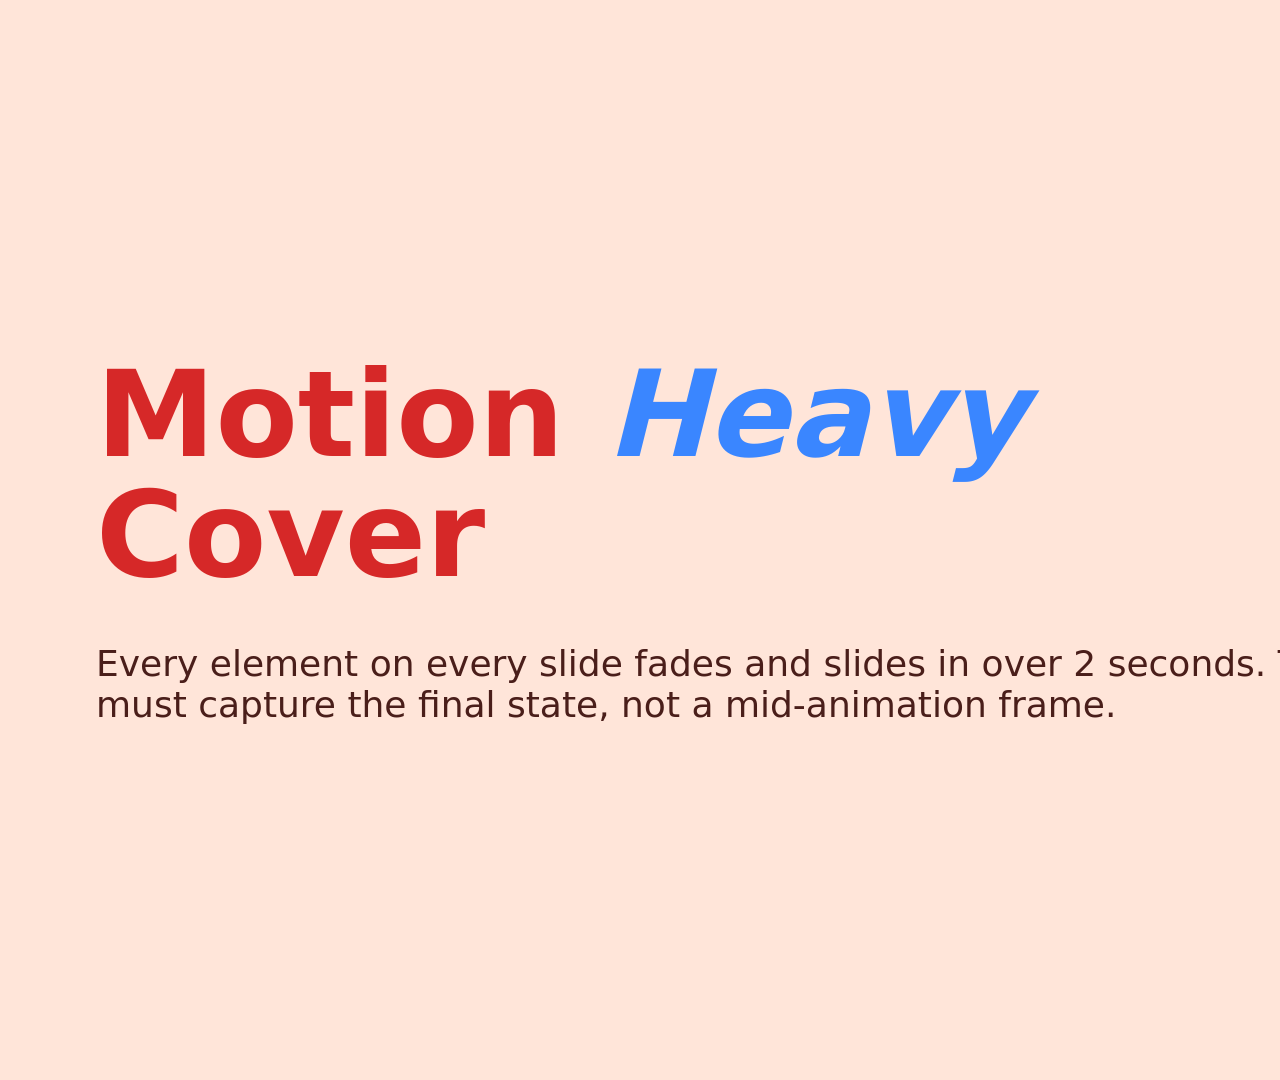
<file: slide/scripts/export-pages-animations.test/fixture/index.html>
<!DOCTYPE html>
<html lang="en">
<head>
  <meta charset="UTF-8" />
  <meta name="rebyte-style" content="test-animations@1.0.0" />
  <title>Animation-heavy Test Deck</title>
  <style>
    :root {
      --bg: #ffe5d9;
      --ink: #4a1e1a;
      --accent: #d62828;
      --accent-2: #3a86ff;
      --accent-3: #06a77d;
    }
    * { box-sizing: border-box; margin: 0; padding: 0; }
    html, body { width: 100%; height: 100%; background: var(--bg); color: var(--ink); font-family: "Inter", system-ui, sans-serif; }
    .deck { position: relative; width: 1920px; height: 1080px; }
    section.slide {
      position: absolute; inset: 0; padding: 96px;
      display: none;
      flex-direction: column; justify-content: center; gap: 48px;
    }
    section.slide.slide--active { display: flex; }

    /* Every element on every slide has an entrance animation that takes
       2 seconds to finish. If the override doesn't disable them, the
       screenshot fires while elements are still fading in / sliding in
       and we get a visually incomplete frame. */
    @keyframes slide-up {
      0%   { transform: translateY(80px); opacity: 0; }
      100% { transform: translateY(0);    opacity: 1; }
    }
    @keyframes fade-scale {
      0%   { transform: scale(0.7); opacity: 0; }
      100% { transform: scale(1);   opacity: 1; }
    }
    @keyframes slide-right {
      0%   { transform: translateX(-200px); opacity: 0; }
      100% { transform: translateX(0);      opacity: 1; }
    }

    h1 { font-size: 120px; font-weight: 900; line-height: 1; color: var(--accent);
         animation: slide-up 2s ease-out both; }
    h1 em { font-style: italic; color: var(--accent-2); }

    p.lead { font-size: 36px; font-weight: 400; color: var(--ink); max-width: 1400px;
             animation: slide-up 2s ease-out 0.4s both; }

    .grid3 { display: grid; grid-template-columns: repeat(3, 1fr); gap: 32px;
             animation: fade-scale 2s cubic-bezier(.2,.7,.3,1) 0.2s both; }
    .grid3 > div {
      background: white; border-radius: 24px; padding: 40px;
      box-shadow: 0 20px 50px rgba(0,0,0,.1);
      animation: slide-up 1.8s ease-out both;
    }
    .grid3 > div:nth-child(1) { animation-delay: 0.3s; border-top: 8px solid var(--accent); }
    .grid3 > div:nth-child(2) { animation-delay: 0.6s; border-top: 8px solid var(--accent-2); }
    .grid3 > div:nth-child(3) { animation-delay: 0.9s; border-top: 8px solid var(--accent-3); }
    .grid3 h3 { font-size: 44px; font-weight: 800; margin-bottom: 16px; }
    .grid3 p  { font-size: 22px; line-height: 1.5; }

    .stat { text-align: center;
            animation: fade-scale 2s cubic-bezier(.2,.7,.3,1) both; }
    .stat .num { font-size: 240px; font-weight: 900; color: var(--accent); line-height: 1;
                 animation: fade-scale 2s cubic-bezier(.2,.7,.3,1) 0.3s both; }
    .stat .label { font-size: 48px; font-weight: 600; margin-top: 32px;
                   animation: slide-right 2s ease-out 0.6s both; }

    .pageno {
      position: absolute; top: 48px; right: 48px;
      background: var(--accent); color: white;
      width: 56px; height: 56px; border-radius: 12px;
      display: grid; place-items: center;
      font-size: 28px; font-weight: 900;
      animation: fade-scale 2s ease-out 0.1s both;
    }
  </style>
</head>
<body>
  <div class="deck">

    <section class="slide slide--active" data-page="1">
      <span class="pageno">1</span>
      <h1 data-bp-id="t1">Motion <em>Heavy</em><br/>Cover</h1>
      <p class="lead" data-bp-id="l1">Every element on every slide fades and slides in over 2 seconds. The export must capture the final state, not a mid-animation frame.</p>
    </section>

    <section class="slide" data-page="2">
      <span class="pageno">2</span>
      <h1>Three <em>Pillars</em></h1>
      <div class="grid3">
        <div>
          <h3 style="color: var(--accent);">Reliability</h3>
          <p data-bp-id="p1">Every capture a complete frame. No partial slides, no mid-animation ghosts. Bounded wall-clock budget so a broken deck can't stall the pipeline.</p>
        </div>
        <div>
          <h3 style="color: var(--accent-2);">Fidelity</h3>
          <p data-bp-id="p2">Screenshots match what a human viewer would see at rest — final-state layout, decoded images, rendered text with the right font weight.</p>
        </div>
        <div>
          <h3 style="color: var(--accent-3);">Determinism</h3>
          <p data-bp-id="p3">Same deck produces the same pixels on every run. No dependence on wall-clock timing for CSS animations or transitions.</p>
        </div>
      </div>
    </section>

    <section class="slide" data-page="3">
      <span class="pageno">3</span>
      <div class="stat">
        <div class="num" data-bp-id="stat-num">2s</div>
        <div class="label" data-bp-id="stat-label">animation duration — must be overridden</div>
      </div>
    </section>
  </div>
</body>
</html>
</file>
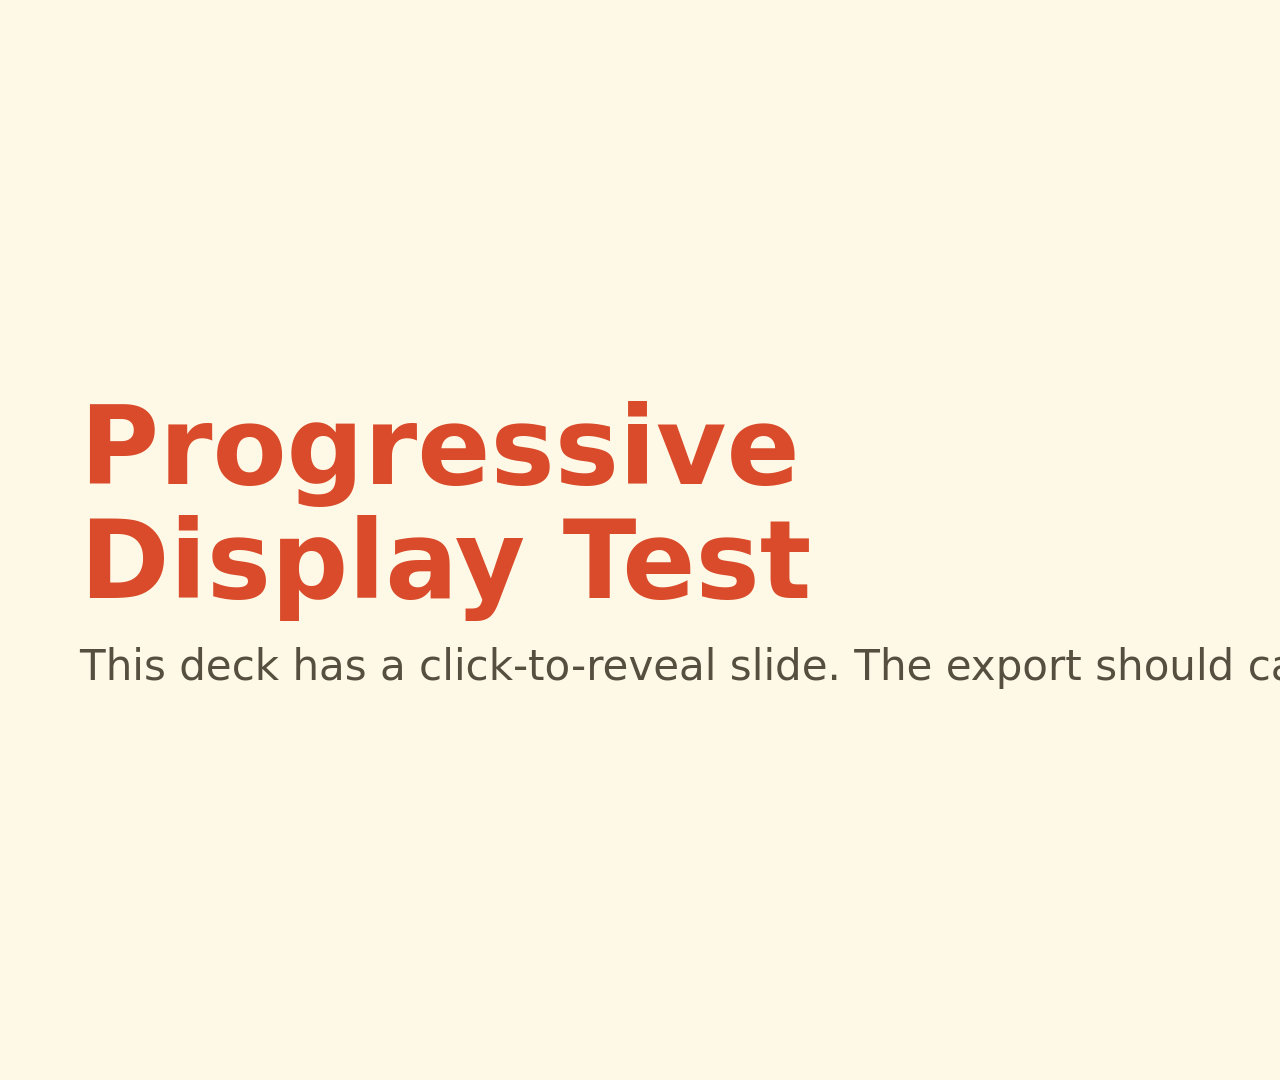
<file: slide/scripts/export-pages-progressive.test/fixture/index.html>
<!DOCTYPE html>
<html lang="en">
<head>
  <meta charset="UTF-8" />
  <meta name="rebyte-style" content="test-progressive@1.0.0" />
  <title>Progressive Display Test Deck</title>
  <style>
    :root {
      --bg: #fef9e7;
      --ink: #2d2517;
      --accent: #d94b2a;
      --accent-2: #3a9d7e;
      --surface: #ffffff;
    }
    * { box-sizing: border-box; margin: 0; padding: 0; }
    html, body { width: 100%; height: 100%; background: var(--bg); color: var(--ink); font-family: "Inter", system-ui, sans-serif; }
    .deck { position: relative; width: 1920px; height: 1080px; }
    section.slide {
      position: absolute; inset: 0; padding: 80px;
      display: none;
      flex-direction: column; justify-content: center;
    }
    section.slide.slide--active { display: flex; }

    /* Cover */
    .slide--title h1 { font-size: 108px; font-weight: 900; line-height: 1.05; color: var(--accent); }
    .slide--title p  { font-size: 42px; font-weight: 400; color: var(--ink); margin-top: 24px; opacity: 0.8; }

    /* Progressive slide */
    .progressive { gap: 40px; }
    .progressive h2 { font-size: 72px; font-weight: 800; color: var(--ink); }
    .progressive .prompt {
      font-size: 44px; font-weight: 500; color: var(--accent);
      padding: 32px 48px; border: 4px dashed var(--accent); border-radius: 24px;
      display: inline-block; align-self: flex-start;
      cursor: pointer;
    }
    .progressive .bullets { list-style: none; margin-top: 24px; display: grid; gap: 20px; }
    .progressive .bullets li {
      font-size: 38px; font-weight: 600;
      padding: 24px 32px; background: var(--surface); border-radius: 18px;
      box-shadow: 0 6px 20px rgba(0,0,0,.08);
      /* Default hidden — revealed only when body has .reveal-N or greater */
      display: none;
    }
    body.reveal-1 .progressive .bullets li:nth-child(1) { display: block; }
    body.reveal-2 .progressive .bullets li:nth-child(-n+2) { display: block; }
    body.reveal-3 .progressive .bullets li:nth-child(-n+3) { display: block; }
    /* Once any reveal happened, hide the initial prompt */
    body.reveal-1 .progressive .prompt,
    body.reveal-2 .progressive .prompt,
    body.reveal-3 .progressive .prompt { display: none; }

    /* Final */
    .slide--final { background: var(--accent-2); color: white; }
    .slide--final h1 { font-size: 120px; font-weight: 900; line-height: 1; }
    .slide--final p { font-size: 38px; margin-top: 40px; opacity: 0.9; }

    /* Page number badge (protocol-style) */
    .pageno {
      position: absolute; top: 48px; right: 48px;
      background: var(--accent-2); color: white;
      width: 48px; height: 48px; border-radius: 8px;
      display: grid; place-items: center;
      font-size: 24px; font-weight: 700;
    }
  </style>
</head>
<body>
  <div class="deck">

    <section class="slide slide--title slide--active" data-page="1">
      <span class="pageno">1</span>
      <h1 data-bp-id="cover-title">Progressive<br/>Display Test</h1>
      <p data-bp-id="cover-tagline">This deck has a click-to-reveal slide. The export should capture its INITIAL state.</p>
    </section>

    <section class="slide progressive" data-page="2">
      <span class="pageno">2</span>
      <h2 data-bp-id="prog-heading">Agenda</h2>
      <div class="prompt" data-bp-id="prog-prompt">Click to reveal</div>
      <ul class="bullets">
        <li data-bp-id="prog-1">1. Introductions</li>
        <li data-bp-id="prog-2">2. Product roadmap Q3</li>
        <li data-bp-id="prog-3">3. Open questions</li>
      </ul>
    </section>

    <section class="slide slide--final" data-page="3">
      <span class="pageno">3</span>
      <h1 data-bp-id="final-h">Thank you.</h1>
      <p data-bp-id="final-p">Questions welcome.</p>
    </section>
  </div>

  <script>
    // Progressive reveal on ANY click anywhere inside the active slide.
    // The export script must NOT trigger this handler — otherwise slide 2
    // will capture the revealed state (or some intermediate) instead of
    // the initial "Click to reveal" prompt.
    let revealCount = 0;
    document.addEventListener('click', (e) => {
      const active = document.querySelector('section.slide--active');
      if (!active) return;
      if (!active.contains(e.target)) return;
      if (!active.classList.contains('progressive')) return;
      if (revealCount >= 3) return;
      revealCount++;
      document.body.classList.remove('reveal-1', 'reveal-2', 'reveal-3');
      document.body.classList.add('reveal-' + revealCount);
    });
  </script>
</body>
</html>
</file>
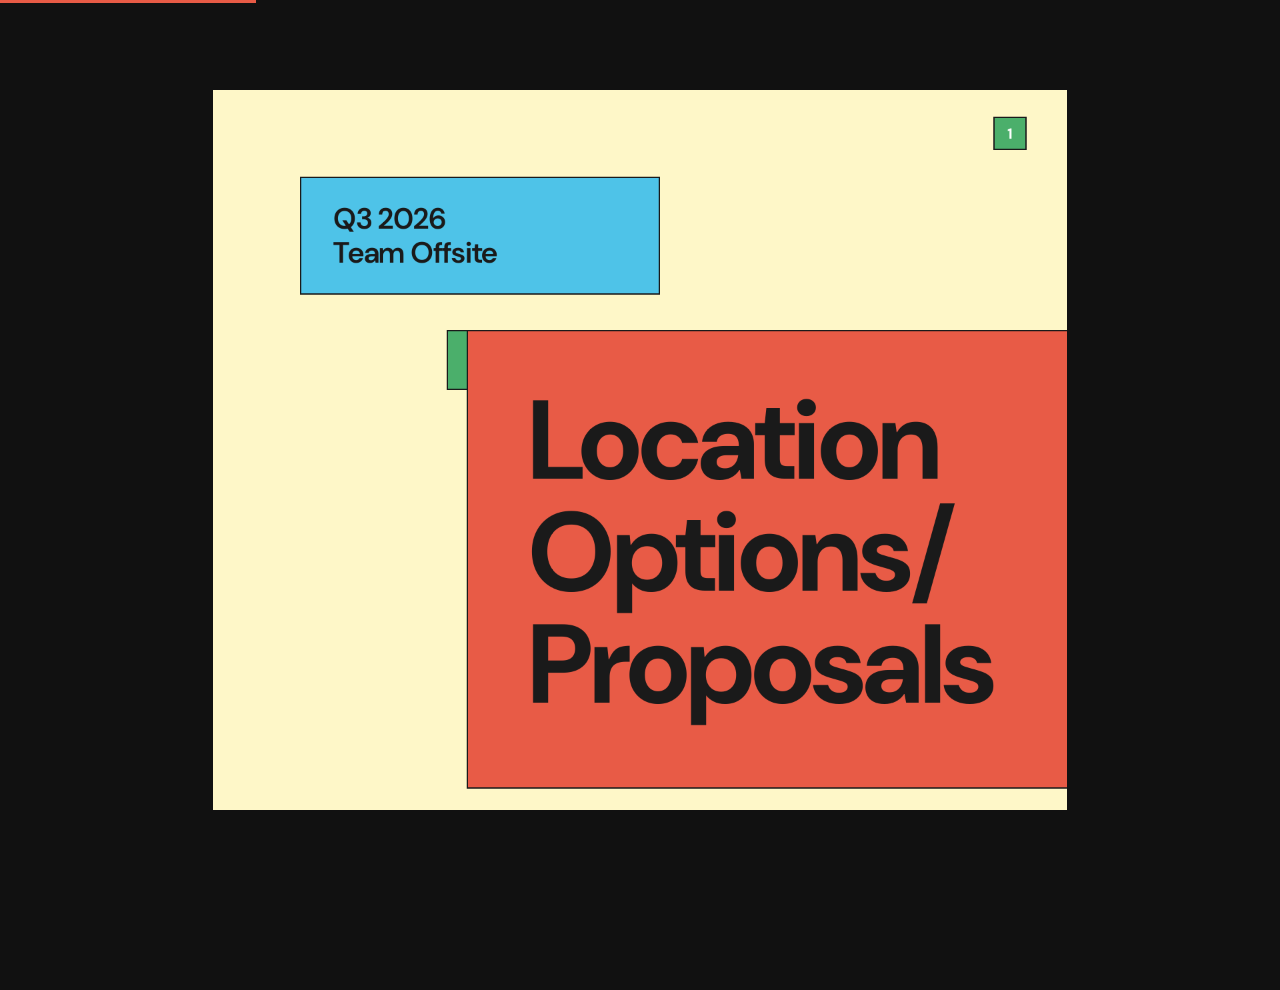
<file: slide/scripts/export-pages.test/fixture/index.html>
<!DOCTYPE html>
<html lang="en" data-aesthetic="bright-collage" data-font="primary">
<head>
<meta charset="utf-8">
<meta name="viewport" content="width=1920,height=1080">
<meta name="rebyte-style" content="bright-collage@0.1.0">
<link href="https://fonts.googleapis.com/css2?family=DM+Sans:wght@400;500;600;700&family=JetBrains+Mono:wght@400;500&display=swap" rel="stylesheet">
<style>
/* CSS from patterns */
* { margin: 0; padding: 0; box-sizing: border-box; }
html, body {
  width: 100%; height: 100%; overflow: hidden;
  background: #111;
  font-family: 'DM Sans', system-ui, sans-serif;
}
body { display: flex; align-items: center; justify-content: center; }

.deck {
  position: relative;
  width: 1920px; height: 1080px;
  transform-origin: center center;
  overflow: hidden;
  background: #fef7c8; /* Warm pale-yellow paper bg */
}

.slide {
  position: absolute; inset: 0;
  display: flex; align-items: center; justify-content: center;
  color: #1a1a1a;
  background: #fef7c8;
  opacity: 0; pointer-events: none;
  will-change: transform, opacity;
}

/* Transitions */
.deck[data-transition="slide"] .slide,
.deck:not([data-transition]) .slide {
  transition: transform 0.55s cubic-bezier(0.4, 0, 0.2, 1), opacity 0.55s ease;
  transform: translateX(100%);
}
.deck[data-transition="slide"] .slide--active,
.deck:not([data-transition]) .slide--active {
  opacity: 1; pointer-events: auto; transform: translateX(0);
}
.deck[data-transition="slide"] .slide--prev,
.deck:not([data-transition]) .slide--prev {
  transform: translateX(-100%);
}

.slide-controls {
  position: fixed; bottom: 24px; left: 50%; transform: translateX(-50%);
  display: flex; align-items: center; gap: 12px;
  background: rgba(26,26,46,0.85); backdrop-filter: blur(12px);
  border-radius: 32px; padding: 8px 20px;
  z-index: 100; opacity: 0; transition: opacity 0.3s;
  user-select: none;
}
body:hover .slide-controls { opacity: 1; }

.ctrl-btn {
  background: none; border: none; color: rgba(255,255,255,0.8);
  cursor: pointer; width: 32px; height: 32px; border-radius: 50%;
  display: flex; align-items: center; justify-content: center;
  font-size: 14px; transition: background 0.15s;
}
.ctrl-btn:hover { background: rgba(255,255,255,0.15); }
.ctrl-btn:disabled { opacity: 0.3; cursor: default; }

.slide-counter {
  color: rgba(255,255,255,0.6); font-size: 13px;
  font-family: 'JetBrains Mono', monospace;
  font-variant-numeric: tabular-nums;
  min-width: 50px; text-align: center;
}

.slide-progress {
  position: fixed; top: 0; left: 0; height: 3px;
  background: #e85b46;
  transition: width 0.4s ease; z-index: 101;
}

/* Base styles for bright-collage */
.bright-collage-cover {
  position: absolute; inset: 0;
  background: #fef7c8; color: #1a1a1a;
  font-family: "DM Sans", system-ui, sans-serif;
  overflow: hidden;
}
.bright-collage-cover .blocks {
  position: absolute; inset: 0;
}
.bright-collage-cover .yellow-bar {
  position: absolute;
  right: 220px; top: 600px;
  width: 90px; height: 240px;
  background: #f5d23a; border: 2.5px solid #1a1a1a;
  z-index: 1;
}
.bright-collage-cover .green-tab {
  position: absolute;
  left: 350px; top: 360px;
  width: 90px; height: 90px;
  background: #4baf6b; border: 2.5px solid #1a1a1a;
  z-index: 1;
}
.bright-collage-cover .date-block {
  position: absolute;
  left: 130px; top: 130px;
  width: 540px;
  background: #4ec3e8; border: 2.5px solid #1a1a1a;
  padding: 36px 48px;
  z-index: 2;
  font-size: 44px; font-weight: 600;
  line-height: 1.15; color: #1a1a1a;
  letter-spacing: -0.005em;
}
.bright-collage-cover .title-block {
  position: absolute;
  left: 380px; top: 360px;
  width: 1180px;
  background: #e85b46; border: 2.5px solid #1a1a1a;
  padding: 80px 90px 100px;
  z-index: 3;
}
.bright-collage-cover .title-block h1 {
  font-family: "DM Sans", system-ui, sans-serif;
  font-size: 168px; font-weight: 700;
  line-height: 1.0; letter-spacing: -0.025em;
  color: #1a1a1a;
  margin: 0;
}
.bright-collage-cover .page-badge {
  position: absolute;
  right: 60px; top: 40px;
  width: 50px; height: 50px;
  background: #4baf6b; border: 2.5px solid #1a1a1a;
  display: flex; align-items: center; justify-content: center;
  font-size: 22px; font-weight: 700; color: #ffffff;
  z-index: 4;
}

.bright-collage-overview {
  position: absolute; inset: 0;
  background: #fef7c8; color: #1a1a1a;
  font-family: "DM Sans", system-ui, sans-serif;
  overflow: hidden;
  padding: 80px 100px;
  display: flex; flex-direction: column;
  gap: 60px;
}
.bright-collage-overview .heading-card {
  background: #ffffff;
  border: 2.5px solid #1a1a1a;
  padding: 32px 40px;
  align-self: flex-start;
  max-width: 480px;
}
.bright-collage-overview .heading-card h2 {
  font-size: 84px; font-weight: 700;
  line-height: 1.0; letter-spacing: -0.025em;
  margin: 0;
}
.bright-collage-overview .options {
  display: grid; grid-template-columns: repeat(3, 1fr);
  gap: 40px;
  flex: 1;
}
.bright-collage-overview .opt-card {
  border: 2.5px solid #1a1a1a;
  display: flex; flex-direction: column;
  overflow: hidden;
}
.bright-collage-overview .opt-card .photo {
  aspect-ratio: 16 / 11;
  background: #ddd center/cover no-repeat;
  border-bottom: 2.5px solid #1a1a1a;
}
.bright-collage-overview .opt-card .panel {
  flex: 1;
  padding: 28px 32px 36px;
  color: #ffffff;
  display: flex; flex-direction: column;
}
.bright-collage-overview .opt-card .panel.green { background: #4baf6b; }
.bright-collage-overview .opt-card .panel.red   { background: #e85b46; }
.bright-collage-overview .opt-card .panel.blue  { background: #4ec3e8; color: #1a1a1a; }
.bright-collage-overview .opt-card .panel.teal  { background: #3fa893; }
.bright-collage-overview .opt-card .panel.yellow { background: #f5d23a; color: #1a1a1a; }
.bright-collage-overview .opt-card .panel.pink  { background: #f9b9d0; color: #1a1a1a; }
.bright-collage-overview .opt-card .panel h3 {
  font-size: 32px; font-weight: 700;
  line-height: 1.15;
  margin: 0 0 16px;
}
.bright-collage-overview .opt-card .panel p {
  font-size: 17px; font-weight: 400;
  line-height: 1.5;
  color: rgba(255,255,255,0.92);
  margin: 0;
}
.bright-collage-overview .opt-card .panel.blue p,
.bright-collage-overview .opt-card .panel.yellow p,
.bright-collage-overview .opt-card .panel.pink p { color: rgba(26,26,26,0.85); }
.bright-collage-overview .page-badge {
  position: absolute;
  right: 60px; top: 40px;
  width: 50px; height: 50px;
  background: #4baf6b; border: 2.5px solid #1a1a1a;
  display: flex; align-items: center; justify-content: center;
  font-size: 22px; font-weight: 700; color: #ffffff;
}

.bright-collage-pros {
  position: absolute; inset: 0;
  background: #fef7c8; color: #1a1a1a;
  font-family: "DM Sans", system-ui, sans-serif;
  overflow: hidden;
  padding: 70px 100px 100px;
  display: flex; flex-direction: column;
  gap: 40px;
}
.bright-collage-pros .heading-card {
  background: #f9b9d0;
  border: 2.5px solid #1a1a1a;
  padding: 28px 44px;
  align-self: flex-start;
  max-width: 760px;
}
.bright-collage-pros .heading-card h2 {
  font-size: 64px; font-weight: 700;
  line-height: 1.0; letter-spacing: -0.02em;
  margin: 0;
}

.bright-collage-pros .options {
  display: grid; grid-template-columns: repeat(3, 1fr);
  gap: 32px;
  flex: 1;
}
.bright-collage-pros .opt-card {
  border: 2.5px solid #1a1a1a;
  display: flex; flex-direction: column;
  overflow: hidden;
}
.bright-collage-pros .opt-card .photo {
  aspect-ratio: 16 / 9;
  background: #ddd center/cover no-repeat;
  border-bottom: 2.5px solid #1a1a1a;
}
.bright-collage-pros .opt-card .panel {
  flex: 1;
  padding: 26px 32px 32px;
  color: #ffffff;
  display: flex; flex-direction: column;
}
.bright-collage-pros .opt-card .panel.green { background: #4baf6b; }
.bright-collage-pros .opt-card .panel.red   { background: #e85b46; }
.bright-collage-pros .opt-card .panel.blue  { background: #4ec3e8; color: #1a1a1a; }
.bright-collage-pros .opt-card .panel.teal  { background: #3fa893; }
.bright-collage-pros .opt-card .panel h3 {
  font-size: 30px; font-weight: 700;
  line-height: 1.1;
  margin: 0 0 18px;
}
.bright-collage-pros .opt-card .panel .label {
  font-size: 16px; font-weight: 700;
  margin: 14px 0 8px;
  letter-spacing: 0.02em;
}
.bright-collage-pros .opt-card .panel .label:first-of-type { margin-top: 0; }
.bright-collage-pros .opt-card .panel ul {
  list-style: none; padding: 0; margin: 0;
}
.bright-collage-pros .opt-card .panel li {
  font-size: 14px; font-weight: 400;
  line-height: 1.5;
  color: rgba(255,255,255,0.92);
  padding-left: 18px;
  position: relative;
}
.bright-collage-pros .opt-card .panel li::before {
  content: "•";
  position: absolute; left: 4px; top: 0;
  font-weight: 700;
}
.bright-collage-pros .opt-card .panel.blue li,
.bright-collage-pros .opt-card .panel.blue .label { color: rgba(26,26,26,0.85); }
.bright-collage-pros .opt-card .panel.blue h3 { color: #1a1a1a; }
.bright-collage-pros .page-badge {
  position: absolute;
  right: 60px; top: 40px;
  width: 50px; height: 50px;
  background: #4baf6b; border: 2.5px solid #1a1a1a;
  display: flex; align-items: center; justify-content: center;
  font-size: 22px; font-weight: 700; color: #ffffff;
}
</style>
</head>
<body>

<div id="progress" class="slide-progress"></div>
<div id="deck" class="deck" data-transition="slide">

<!-- Slide 1 -->
<section class="slide bright-collage-cover" data-page="1">
  <div class="blocks" data-bp-id="blocks-1">
    <div class="yellow-bar" data-bp-id="yellow-1"></div>
    <div class="green-tab" data-bp-id="green-1"></div>
    <div class="date-block" data-bp-id="date-1">Q3 2026<br>Team Offsite</div>
    <div class="title-block" data-bp-id="title-1"><h1>Location<br>Options/<br>Proposals</h1></div>
  </div>
  <div class="page-badge" data-bp-id="page-1">1</div>
</section>

<!-- Slide 2 -->
<section class="slide bright-collage-overview" data-page="2">
  <div class="heading-card" data-bp-id="heading-2">
    <h2>Options<br>Overview</h2>
  </div>
  <div class="options" data-bp-id="options-2">
    <div class="opt-card" data-bp-id="opt-2-1">
      <div class="photo" style="background-image:url('https://images.unsplash.com/photo-1542224566-6e85f2e6772f?w=900&q=80');"></div>
      <div class="panel green">
        <h3>Option 1: Mountain Lodge</h3>
        <p>A secluded resort in the Rockies. High altitude, crisp air, and zero distractions. Perfect for deep focus and hiking.</p>
      </div>
    </div>
    <div class="opt-card" data-bp-id="opt-2-2">
      <div class="photo" style="background-image:url('https://images.unsplash.com/photo-1507525428034-b723cf961d3e?w=900&q=80');"></div>
      <div class="panel red">
        <h3>Option 2: Beachside Villa</h3>
        <p>Coastal property with ocean views. Relaxed vibe, outdoor workshops, and team surfing lessons in the afternoon.</p>
      </div>
    </div>
    <div class="opt-card" data-bp-id="opt-2-3">
      <div class="photo" style="background-image:url('https://images.unsplash.com/photo-1449844908441-8829872d2607?w=900&q=80');"></div>
      <div class="panel blue">
        <h3>Option 3: City Hub</h3>
        <p>Boutique hotel in downtown. Fast Wi-Fi, premium dining, and easy access to local tech meetups and nightlife.</p>
      </div>
    </div>
  </div>
  <div class="page-badge" data-bp-id="page-2">2</div>
</section>

<!-- Slide 3 -->
<section class="slide bright-collage-pros" data-page="3">
  <div class="heading-card" data-bp-id="heading-3">
    <h2>Location Trade-off</h2>
  </div>
  <div class="options" data-bp-id="options-3">
    <div class="opt-card" data-bp-id="opt-3-1">
      <div class="photo" style="background-image:url('https://images.unsplash.com/photo-1542224566-6e85f2e6772f?w=900&q=80');"></div>
      <div class="panel green">
        <h3>Option 1: Mountain Lodge</h3>
        <div class="label">Pros:</div>
        <ul><li>Incredible scenery and focus</li><li>Great for group hiking</li><li>Very private environment</li></ul>
        <div class="label">Cons:</div>
        <ul><li>Longer travel time from HQ</li><li>Spotty cell service</li></ul>
      </div>
    </div>
    <div class="opt-card" data-bp-id="opt-3-2">
      <div class="photo" style="background-image:url('https://images.unsplash.com/photo-1507525428034-b723cf961d3e?w=900&q=80');"></div>
      <div class="panel red">
        <h3>Option 2: Beachside Villa</h3>
        <div class="label">Pros:</div>
        <ul><li>High team morale and relaxation</li><li>Many outdoor team activities</li><li>Shorter flight for most</li></ul>
        <div class="label">Cons:</div>
        <ul><li>More expensive during peak season</li><li>Potential for distraction</li></ul>
      </div>
    </div>
    <div class="opt-card" data-bp-id="opt-3-3">
      <div class="photo" style="background-image:url('https://images.unsplash.com/photo-1449844908441-8829872d2607?w=900&q=80');"></div>
      <div class="panel blue">
        <h3>Option 3: City Hub</h3>
        <div class="label">Pros:</div>
        <ul><li>Easiest logistics and travel</li><li>Best internet and meeting spaces</li><li>Endless dining options</li></ul>
        <div class="label">Cons:</div>
        <ul><li>Lacks the "getaway" feeling</li><li>Harder to keep team together</li></ul>
      </div>
    </div>
  </div>
  <div class="page-badge" data-bp-id="page-3">3</div>
</section>

<!-- Slide 4 -->
<section class="slide bright-collage-overview" data-page="4">
  <div class="heading-card" style="background: #f5d23a;" data-bp-id="heading-4">
    <h2>Proposed<br>Activities</h2>
  </div>
  <div class="options" data-bp-id="options-4">
    <div class="opt-card" data-bp-id="opt-4-1">
      <div class="photo" style="background-image:url('https://images.unsplash.com/photo-1522071820081-009f0129c71c?w=900&q=80');"></div>
      <div class="panel pink">
        <h3>1. Strategy Sync</h3>
        <p>Morning sessions dedicated to OKRs, product roadmap, and aligning our goals for the next 12 months. Cross-team collaboration.</p>
      </div>
    </div>
    <div class="opt-card" data-bp-id="opt-4-2">
      <div class="photo" style="background-image:url('https://images.unsplash.com/photo-1517048676732-d65bc937f952?w=900&q=80');"></div>
      <div class="panel teal">
        <h3>2. Hackathon</h3>
        <p>A 24-hour sprint to build internal tools or experimental features we haven't had time to explore. Prizes for the most creative ideas.</p>
      </div>
    </div>
    <div class="opt-card" data-bp-id="opt-4-3">
      <div class="photo" style="background-image:url('https://images.unsplash.com/photo-1528605248644-14dd04022da1?w=900&q=80');"></div>
      <div class="panel yellow">
        <h3>3. Unwind & Connect</h3>
        <p>Evening dinners, group excursions, and unstructured time to build relationships outside the usual work context.</p>
      </div>
    </div>
  </div>
  <div class="page-badge" data-bp-id="page-4">4</div>
</section>

<!-- Slide 5 -->
<section class="slide bright-collage-cover" data-page="5">
  <div class="blocks" data-bp-id="blocks-5">
    <div class="yellow-bar" data-bp-id="yellow-5" style="background: #4ec3e8; right: 150px;"></div>
    <div class="green-tab" data-bp-id="green-5" style="background: #f9b9d0; left: 400px; top: 320px;"></div>
    <div class="date-block" data-bp-id="date-5" style="background: #f5d23a;">Vote by<br>Friday 5PM</div>
    <div class="title-block" data-bp-id="title-5" style="background: #3fa893;"><h1>The Decision<br>Is Yours<br>To Make</h1></div>
  </div>
  <div class="page-badge" data-bp-id="page-5">5</div>
</section>

</div>

<div class="slide-controls">
  <button id="prev-btn" class="ctrl-btn" aria-label="Previous slide">
    <svg width="24" height="24" viewBox="0 0 24 24" fill="none" stroke="currentColor" stroke-width="2"><path d="M15 18l-6-6 6-6"/></svg>
  </button>
  <div id="counter" class="slide-counter">1 / 5</div>
  <button id="next-btn" class="ctrl-btn" aria-label="Next slide">
    <svg width="24" height="24" viewBox="0 0 24 24" fill="none" stroke="currentColor" stroke-width="2"><path d="M9 18l6-6-6-6"/></svg>
  </button>
</div>

<script>
(function() {
  var slides = document.querySelectorAll('.slide');
  var total = slides.length;
  var current = 0;
  var counter = document.getElementById('counter');
  var progress = document.getElementById('progress');
  var prevBtn = document.getElementById('prev-btn');
  var nextBtn = document.getElementById('next-btn');

  function show(index) {
    current = Math.max(0, Math.min(index, total - 1));
    for (var i = 0; i < slides.length; i++) {
      var s = slides[i];
      s.classList.remove('slide--active', 'slide--prev', 'slide--next');
      if (i === current) s.classList.add('slide--active');
      else if (i < current) s.classList.add('slide--prev');
      else s.classList.add('slide--next');
    }
    counter.textContent = (current + 1) + ' / ' + total;
    progress.style.width = ((current + 1) / total * 100) + '%';
    prevBtn.disabled = current === 0;
    nextBtn.disabled = current === total - 1;
    var scale = Math.min(window.innerWidth / 1920, window.innerHeight / 1080);
    var h = Math.ceil(1080 * scale);
    try { window.parent.postMessage({ type: 'html-viewer-height', height: h }, '*'); } catch(e) {}
  }

  document.addEventListener('keydown', function(e) {
    if (e.key === 'ArrowRight' || e.key === ' ' || e.key === 'Enter') {
      e.preventDefault(); show(current + 1);
    }
    if (e.key === 'ArrowLeft' || e.key === 'Backspace') {
      e.preventDefault(); show(current - 1);
    }
    if (e.key === 'Home') { e.preventDefault(); show(0); }
    if (e.key === 'End') { e.preventDefault(); show(total - 1); }
    if (e.key === 'f' || e.key === 'F') {
      if (document.fullscreenElement) document.exitFullscreen();
      else document.documentElement.requestFullscreen();
    }
  });

  var startX = 0, startY = 0;
  document.addEventListener('touchstart', function(e) {
    startX = e.touches[0].clientX; startY = e.touches[0].clientY;
  }, { passive: true });
  document.addEventListener('touchend', function(e) {
    var dx = e.changedTouches[0].clientX - startX;
    var dy = e.changedTouches[0].clientY - startY;
    if (Math.abs(dx) > Math.abs(dy) && Math.abs(dx) > 50) {
      show(current + (dx < 0 ? 1 : -1));
    }
  });

  prevBtn.addEventListener('click', function() { show(current - 1); });
  nextBtn.addEventListener('click', function() { show(current + 1); });

  function resize() {
    var deck = document.getElementById('deck');
    var scale = Math.min(window.innerWidth / 1920, window.innerHeight / 1080);
    deck.style.transform = 'scale(' + scale + ')';
  }
  window.addEventListener('resize', resize);
  resize();
  var startPage = parseInt(new URLSearchParams(window.location.search).get('page'), 10);
  show(isNaN(startPage) ? 0 : Math.max(0, startPage - 1));
  document.body.focus();
})();
</script>
</body>
</html>
</file>
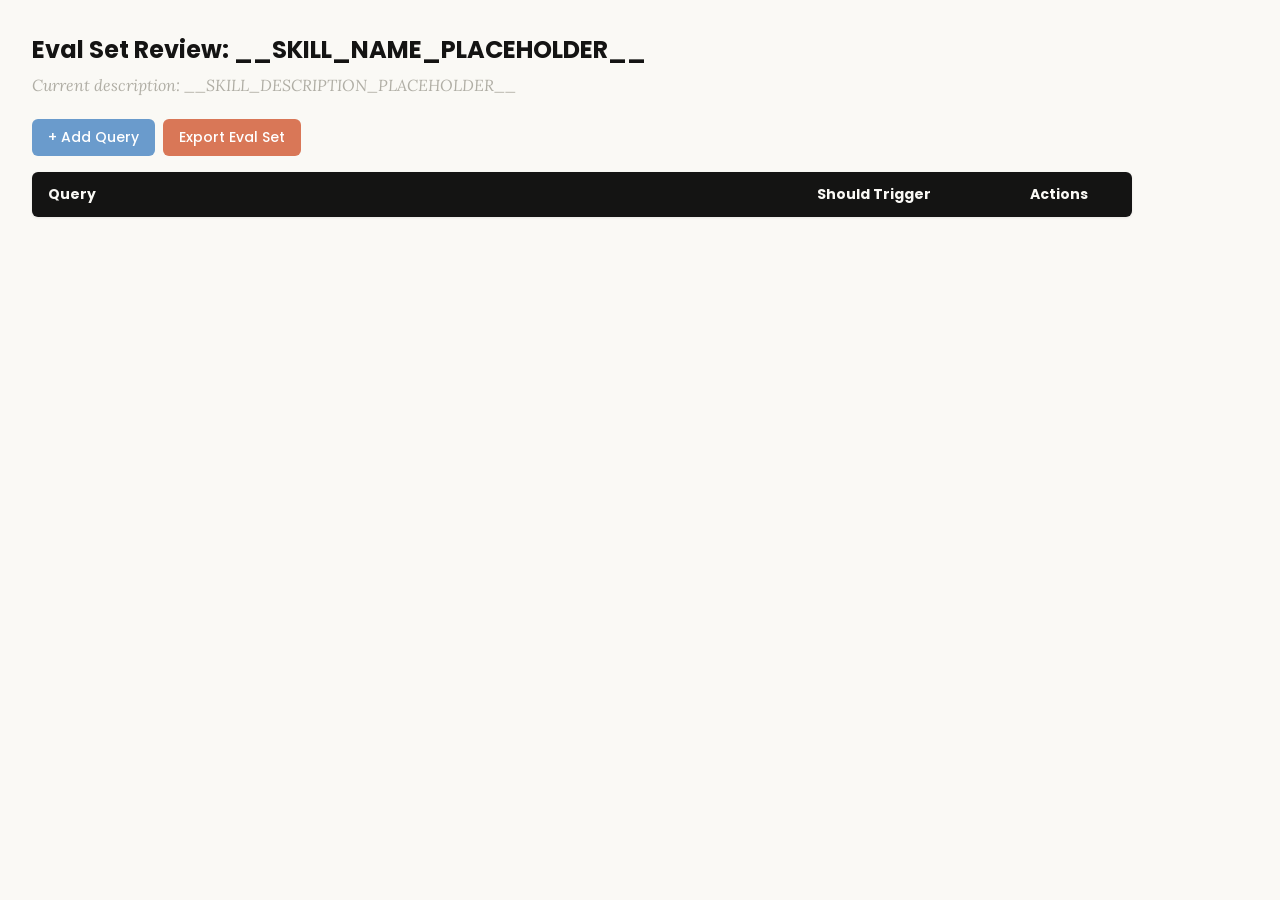
<file: skill-creator/assets/eval_review.html>
<!DOCTYPE html>
<html lang="en">
<head>
  <meta charset="UTF-8">
  <meta name="viewport" content="width=device-width, initial-scale=1.0">
  <title>Eval Set Review - __SKILL_NAME_PLACEHOLDER__</title>
  <link rel="preconnect" href="https://fonts.googleapis.com">
  <link rel="preconnect" href="https://fonts.gstatic.com" crossorigin>
  <link href="https://fonts.googleapis.com/css2?family=Poppins:wght@500;600&family=Lora:wght@400;500&display=swap" rel="stylesheet">
  <style>
    * { box-sizing: border-box; margin: 0; padding: 0; }
    body { font-family: 'Lora', Georgia, serif; background: #faf9f5; padding: 2rem; color: #141413; }
    h1 { font-family: 'Poppins', sans-serif; margin-bottom: 0.5rem; font-size: 1.5rem; }
    .description { color: #b0aea5; margin-bottom: 1.5rem; font-style: italic; max-width: 900px; }
    .controls { margin-bottom: 1rem; display: flex; gap: 0.5rem; }
    .btn { font-family: 'Poppins', sans-serif; padding: 0.5rem 1rem; border: none; border-radius: 6px; cursor: pointer; font-size: 0.875rem; font-weight: 500; }
    .btn-add { background: #6a9bcc; color: white; }
    .btn-add:hover { background: #5889b8; }
    .btn-export { background: #d97757; color: white; }
    .btn-export:hover { background: #c4613f; }
    table { width: 100%; max-width: 1100px; border-collapse: collapse; background: white; border-radius: 6px; overflow: hidden; box-shadow: 0 1px 3px rgba(0,0,0,0.08); }
    th { font-family: 'Poppins', sans-serif; background: #141413; color: #faf9f5; padding: 0.75rem 1rem; text-align: left; font-size: 0.875rem; }
    td { padding: 0.75rem 1rem; border-bottom: 1px solid #e8e6dc; vertical-align: top; }
    tr:nth-child(even) td { background: #faf9f5; }
    tr:hover td { background: #f3f1ea; }
    .section-header td { background: #e8e6dc; font-family: 'Poppins', sans-serif; font-weight: 500; font-size: 0.8rem; color: #141413; text-transform: uppercase; letter-spacing: 0.05em; }
    .query-input { width: 100%; padding: 0.4rem; border: 1px solid #e8e6dc; border-radius: 4px; font-size: 0.875rem; font-family: 'Lora', Georgia, serif; resize: vertical; min-height: 60px; }
    .query-input:focus { outline: none; border-color: #d97757; box-shadow: 0 0 0 2px rgba(217,119,87,0.15); }
    .toggle { position: relative; display: inline-block; width: 44px; height: 24px; }
    .toggle input { opacity: 0; width: 0; height: 0; }
    .toggle .slider { position: absolute; inset: 0; background: #b0aea5; border-radius: 24px; cursor: pointer; transition: 0.2s; }
    .toggle .slider::before { content: ""; position: absolute; width: 18px; height: 18px; left: 3px; bottom: 3px; background: white; border-radius: 50%; transition: 0.2s; }
    .toggle input:checked + .slider { background: #d97757; }
    .toggle input:checked + .slider::before { transform: translateX(20px); }
    .btn-delete { background: #c44; color: white; padding: 0.3rem 0.6rem; border: none; border-radius: 4px; cursor: pointer; font-size: 0.75rem; font-family: 'Poppins', sans-serif; }
    .btn-delete:hover { background: #a33; }
    .summary { margin-top: 1rem; color: #b0aea5; font-size: 0.875rem; }
  </style>
</head>
<body>
  <h1>Eval Set Review: <span id="skill-name">__SKILL_NAME_PLACEHOLDER__</span></h1>
  <p class="description">Current description: <span id="skill-desc">__SKILL_DESCRIPTION_PLACEHOLDER__</span></p>

  <div class="controls">
    <button class="btn btn-add" onclick="addRow()">+ Add Query</button>
    <button class="btn btn-export" onclick="exportEvalSet()">Export Eval Set</button>
  </div>

  <table>
    <thead>
      <tr>
        <th style="width:65%">Query</th>
        <th style="width:18%">Should Trigger</th>
        <th style="width:10%">Actions</th>
      </tr>
    </thead>
    <tbody id="eval-body"></tbody>
  </table>

  <p class="summary" id="summary"></p>

  <script>
    const EVAL_DATA = __EVAL_DATA_PLACEHOLDER__;

    let evalItems = [...EVAL_DATA];

    function render() {
      const tbody = document.getElementById('eval-body');
      tbody.innerHTML = '';

      // Sort: should-trigger first, then should-not-trigger
      const sorted = evalItems
        .map((item, origIdx) => ({ ...item, origIdx }))
        .sort((a, b) => (b.should_trigger ? 1 : 0) - (a.should_trigger ? 1 : 0));

      let lastGroup = null;
      sorted.forEach(item => {
        const group = item.should_trigger ? 'trigger' : 'no-trigger';
        if (group !== lastGroup) {
          const headerRow = document.createElement('tr');
          headerRow.className = 'section-header';
          headerRow.innerHTML = `<td colspan="3">${item.should_trigger ? 'Should Trigger' : 'Should NOT Trigger'}</td>`;
          tbody.appendChild(headerRow);
          lastGroup = group;
        }

        const idx = item.origIdx;
        const tr = document.createElement('tr');
        tr.innerHTML = `
          <td><textarea class="query-input" onchange="updateQuery(${idx}, this.value)">${escapeHtml(item.query)}</textarea></td>
          <td>
            <label class="toggle">
              <input type="checkbox" ${item.should_trigger ? 'checked' : ''} onchange="updateTrigger(${idx}, this.checked)">
              <span class="slider"></span>
            </label>
            <span style="margin-left:8px;font-size:0.8rem;color:#b0aea5">${item.should_trigger ? 'Yes' : 'No'}</span>
          </td>
          <td><button class="btn-delete" onclick="deleteRow(${idx})">Delete</button></td>
        `;
        tbody.appendChild(tr);
      });
      updateSummary();
    }

    function escapeHtml(text) {
      const div = document.createElement('div');
      div.textContent = text;
      return div.innerHTML;
    }

    function updateQuery(idx, value) { evalItems[idx].query = value; updateSummary(); }
    function updateTrigger(idx, value) { evalItems[idx].should_trigger = value; render(); }
    function deleteRow(idx) { evalItems.splice(idx, 1); render(); }

    function addRow() {
      evalItems.push({ query: '', should_trigger: true });
      render();
      const inputs = document.querySelectorAll('.query-input');
      inputs[inputs.length - 1].focus();
    }

    function updateSummary() {
      const trigger = evalItems.filter(i => i.should_trigger).length;
      const noTrigger = evalItems.filter(i => !i.should_trigger).length;
      document.getElementById('summary').textContent =
        `${evalItems.length} queries total: ${trigger} should trigger, ${noTrigger} should not trigger`;
    }

    function exportEvalSet() {
      const valid = evalItems.filter(i => i.query.trim() !== '');
      const data = valid.map(i => ({ query: i.query.trim(), should_trigger: i.should_trigger }));
      const blob = new Blob([JSON.stringify(data, null, 2)], { type: 'application/json' });
      const url = URL.createObjectURL(blob);
      const a = document.createElement('a');
      a.href = url;
      a.download = 'eval_set.json';
      document.body.appendChild(a);
      a.click();
      document.body.removeChild(a);
      URL.revokeObjectURL(url);
    }

    render();
  </script>
</body>
</html>
</file>
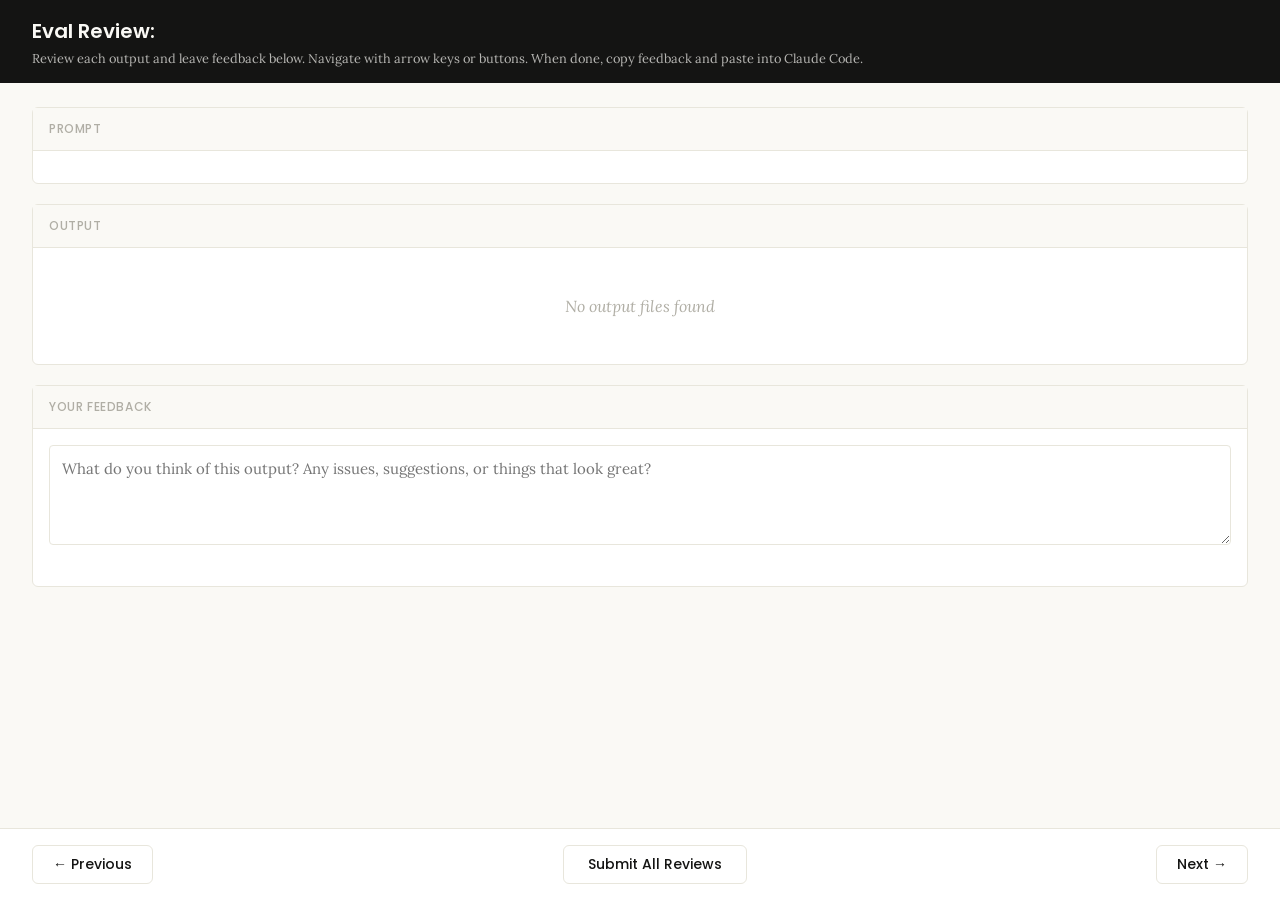
<file: skill-creator/eval-viewer/viewer.html>
<!DOCTYPE html>
<html lang="en">
<head>
  <meta charset="UTF-8">
  <meta name="viewport" content="width=device-width, initial-scale=1.0">
  <title>Eval Review</title>
  <link rel="preconnect" href="https://fonts.googleapis.com">
  <link rel="preconnect" href="https://fonts.gstatic.com" crossorigin>
  <link href="https://fonts.googleapis.com/css2?family=Poppins:wght@500;600&family=Lora:wght@400;500&display=swap" rel="stylesheet">
  <script src="https://cdn.sheetjs.com/xlsx-0.20.3/package/dist/xlsx.full.min.js" integrity="sha384-EnyY0/GSHQGSxSgMwaIPzSESbqoOLSexfnSMN2AP+39Ckmn92stwABZynq1JyzdT" crossorigin="anonymous"></script>
  <style>
    :root {
      --bg: #faf9f5;
      --surface: #ffffff;
      --border: #e8e6dc;
      --text: #141413;
      --text-muted: #b0aea5;
      --accent: #d97757;
      --accent-hover: #c4613f;
      --green: #788c5d;
      --green-bg: #eef2e8;
      --red: #c44;
      --red-bg: #fceaea;
      --header-bg: #141413;
      --header-text: #faf9f5;
      --radius: 6px;
    }

    * { box-sizing: border-box; margin: 0; padding: 0; }

    body {
      font-family: 'Lora', Georgia, serif;
      background: var(--bg);
      color: var(--text);
      height: 100vh;
      display: flex;
      flex-direction: column;
    }

    /* ---- Header ---- */
    .header {
      background: var(--header-bg);
      color: var(--header-text);
      padding: 1rem 2rem;
      display: flex;
      justify-content: space-between;
      align-items: center;
      flex-shrink: 0;
    }
    .header h1 {
      font-family: 'Poppins', sans-serif;
      font-size: 1.25rem;
      font-weight: 600;
    }
    .header .instructions {
      font-size: 0.8rem;
      opacity: 0.7;
      margin-top: 0.25rem;
    }
    .header .progress {
      font-size: 0.875rem;
      opacity: 0.8;
      text-align: right;
    }

    /* ---- Main content ---- */
    .main {
      flex: 1;
      overflow-y: auto;
      padding: 1.5rem 2rem;
      display: flex;
      flex-direction: column;
      gap: 1.25rem;
    }

    /* ---- Sections ---- */
    .section {
      background: var(--surface);
      border: 1px solid var(--border);
      border-radius: var(--radius);
      flex-shrink: 0;
    }
    .section-header {
      font-family: 'Poppins', sans-serif;
      padding: 0.75rem 1rem;
      font-size: 0.75rem;
      font-weight: 500;
      text-transform: uppercase;
      letter-spacing: 0.05em;
      color: var(--text-muted);
      border-bottom: 1px solid var(--border);
      background: var(--bg);
    }
    .section-body {
      padding: 1rem;
    }

    /* ---- Config badge ---- */
    .config-badge {
      display: inline-block;
      padding: 0.2rem 0.625rem;
      border-radius: 9999px;
      font-family: 'Poppins', sans-serif;
      font-size: 0.6875rem;
      font-weight: 600;
      text-transform: uppercase;
      letter-spacing: 0.03em;
      margin-left: 0.75rem;
      vertical-align: middle;
    }
    .config-badge.config-primary {
      background: rgba(33, 150, 243, 0.12);
      color: #1976d2;
    }
    .config-badge.config-baseline {
      background: rgba(255, 193, 7, 0.15);
      color: #f57f17;
    }

    /* ---- Prompt ---- */
    .prompt-text {
      white-space: pre-wrap;
      font-size: 0.9375rem;
      line-height: 1.6;
    }

    /* ---- Outputs ---- */
    .output-file {
      border: 1px solid var(--border);
      border-radius: var(--radius);
      overflow: hidden;
    }
    .output-file + .output-file {
      margin-top: 1rem;
    }
    .output-file-header {
      padding: 0.5rem 0.75rem;
      font-size: 0.8rem;
      font-weight: 600;
      color: var(--text-muted);
      background: var(--bg);
      border-bottom: 1px solid var(--border);
      font-family: 'SF Mono', SFMono-Regular, Consolas, 'Liberation Mono', Menlo, monospace;
      display: flex;
      justify-content: space-between;
      align-items: center;
    }
    .output-file-header .dl-btn {
      font-size: 0.7rem;
      color: var(--accent);
      text-decoration: none;
      cursor: pointer;
      font-family: -apple-system, BlinkMacSystemFont, 'Segoe UI', sans-serif;
      font-weight: 500;
      opacity: 0.8;
    }
    .output-file-header .dl-btn:hover {
      opacity: 1;
      text-decoration: underline;
    }
    .output-file-content {
      padding: 0.75rem;
      overflow-x: auto;
    }
    .output-file-content pre {
      font-size: 0.8125rem;
      line-height: 1.5;
      white-space: pre-wrap;
      word-break: break-word;
      font-family: 'SF Mono', SFMono-Regular, Consolas, 'Liberation Mono', Menlo, monospace;
    }
    .output-file-content img {
      max-width: 100%;
      height: auto;
      border-radius: 4px;
    }
    .output-file-content iframe {
      width: 100%;
      height: 600px;
      border: none;
    }
    .output-file-content table {
      border-collapse: collapse;
      font-size: 0.8125rem;
      width: 100%;
    }
    .output-file-content table td,
    .output-file-content table th {
      border: 1px solid var(--border);
      padding: 0.375rem 0.5rem;
      text-align: left;
    }
    .output-file-content table th {
      background: var(--bg);
      font-weight: 600;
    }
    .output-file-content .download-link {
      display: inline-flex;
      align-items: center;
      gap: 0.5rem;
      padding: 0.5rem 1rem;
      background: var(--bg);
      border: 1px solid var(--border);
      border-radius: 4px;
      color: var(--accent);
      text-decoration: none;
      font-size: 0.875rem;
      cursor: pointer;
    }
    .output-file-content .download-link:hover {
      background: var(--border);
    }
    .empty-state {
      color: var(--text-muted);
      font-style: italic;
      padding: 2rem;
      text-align: center;
    }

    /* ---- Feedback ---- */
    .prev-feedback {
      background: var(--bg);
      border: 1px solid var(--border);
      border-radius: 4px;
      padding: 0.625rem 0.75rem;
      margin-top: 0.75rem;
      font-size: 0.8125rem;
      color: var(--text-muted);
      line-height: 1.5;
    }
    .prev-feedback-label {
      font-size: 0.7rem;
      font-weight: 600;
      text-transform: uppercase;
      letter-spacing: 0.04em;
      margin-bottom: 0.25rem;
      color: var(--text-muted);
    }
    .feedback-textarea {
      width: 100%;
      min-height: 100px;
      padding: 0.75rem;
      border: 1px solid var(--border);
      border-radius: 4px;
      font-family: inherit;
      font-size: 0.9375rem;
      line-height: 1.5;
      resize: vertical;
      color: var(--text);
    }
    .feedback-textarea:focus {
      outline: none;
      border-color: var(--accent);
      box-shadow: 0 0 0 3px rgba(37, 99, 235, 0.1);
    }
    .feedback-status {
      font-size: 0.75rem;
      color: var(--text-muted);
      margin-top: 0.5rem;
      min-height: 1.1em;
    }

    /* ---- Grades (collapsible) ---- */
    .grades-toggle {
      display: flex;
      align-items: center;
      cursor: pointer;
      user-select: none;
    }
    .grades-toggle:hover {
      color: var(--accent);
    }
    .grades-toggle .arrow {
      margin-right: 0.5rem;
      transition: transform 0.15s;
      font-size: 0.75rem;
    }
    .grades-toggle .arrow.open {
      transform: rotate(90deg);
    }
    .grades-content {
      display: none;
      margin-top: 0.75rem;
    }
    .grades-content.open {
      display: block;
    }
    .grades-summary {
      font-size: 0.875rem;
      margin-bottom: 0.75rem;
      display: flex;
      align-items: center;
      gap: 0.5rem;
    }
    .grade-badge {
      display: inline-block;
      padding: 0.125rem 0.5rem;
      border-radius: 9999px;
      font-size: 0.75rem;
      font-weight: 600;
    }
    .grade-pass { background: var(--green-bg); color: var(--green); }
    .grade-fail { background: var(--red-bg); color: var(--red); }
    .assertion-list {
      list-style: none;
    }
    .assertion-item {
      padding: 0.625rem 0;
      border-bottom: 1px solid var(--border);
      font-size: 0.8125rem;
    }
    .assertion-item:last-child { border-bottom: none; }
    .assertion-status {
      font-weight: 600;
      margin-right: 0.5rem;
    }
    .assertion-status.pass { color: var(--green); }
    .assertion-status.fail { color: var(--red); }
    .assertion-evidence {
      color: var(--text-muted);
      font-size: 0.75rem;
      margin-top: 0.25rem;
      padding-left: 1.5rem;
    }

    /* ---- View tabs ---- */
    .view-tabs {
      display: flex;
      gap: 0;
      padding: 0 2rem;
      background: var(--bg);
      border-bottom: 1px solid var(--border);
      flex-shrink: 0;
    }
    .view-tab {
      font-family: 'Poppins', sans-serif;
      padding: 0.625rem 1.25rem;
      font-size: 0.8125rem;
      font-weight: 500;
      cursor: pointer;
      border: none;
      background: none;
      color: var(--text-muted);
      border-bottom: 2px solid transparent;
      transition: all 0.15s;
    }
    .view-tab:hover { color: var(--text); }
    .view-tab.active {
      color: var(--accent);
      border-bottom-color: var(--accent);
    }
    .view-panel { display: none; }
    .view-panel.active { display: flex; flex-direction: column; flex: 1; overflow: hidden; }

    /* ---- Benchmark view ---- */
    .benchmark-view {
      padding: 1.5rem 2rem;
      overflow-y: auto;
      flex: 1;
    }
    .benchmark-table {
      border-collapse: collapse;
      background: var(--surface);
      border: 1px solid var(--border);
      border-radius: var(--radius);
      font-size: 0.8125rem;
      width: 100%;
      margin-bottom: 1.5rem;
    }
    .benchmark-table th, .benchmark-table td {
      padding: 0.625rem 0.75rem;
      text-align: left;
      border: 1px solid var(--border);
    }
    .benchmark-table th {
      font-family: 'Poppins', sans-serif;
      background: var(--header-bg);
      color: var(--header-text);
      font-weight: 500;
      font-size: 0.75rem;
      text-transform: uppercase;
      letter-spacing: 0.04em;
    }
    .benchmark-table tr:hover { background: var(--bg); }
    .benchmark-table tr.benchmark-row-with { background: rgba(33, 150, 243, 0.06); }
    .benchmark-table tr.benchmark-row-without { background: rgba(255, 193, 7, 0.06); }
    .benchmark-table tr.benchmark-row-with:hover { background: rgba(33, 150, 243, 0.12); }
    .benchmark-table tr.benchmark-row-without:hover { background: rgba(255, 193, 7, 0.12); }
    .benchmark-table tr.benchmark-row-avg { font-weight: 600; border-top: 2px solid var(--border); }
    .benchmark-table tr.benchmark-row-avg.benchmark-row-with { background: rgba(33, 150, 243, 0.12); }
    .benchmark-table tr.benchmark-row-avg.benchmark-row-without { background: rgba(255, 193, 7, 0.12); }
    .benchmark-delta-positive { color: var(--green); font-weight: 600; }
    .benchmark-delta-negative { color: var(--red); font-weight: 600; }
    .benchmark-notes {
      background: var(--surface);
      border: 1px solid var(--border);
      border-radius: var(--radius);
      padding: 1rem;
    }
    .benchmark-notes h3 {
      font-family: 'Poppins', sans-serif;
      font-size: 0.875rem;
      margin-bottom: 0.75rem;
    }
    .benchmark-notes ul {
      list-style: disc;
      padding-left: 1.25rem;
    }
    .benchmark-notes li {
      font-size: 0.8125rem;
      line-height: 1.6;
      margin-bottom: 0.375rem;
    }
    .benchmark-empty {
      color: var(--text-muted);
      font-style: italic;
      text-align: center;
      padding: 3rem;
    }

    /* ---- Navigation ---- */
    .nav {
      display: flex;
      justify-content: space-between;
      align-items: center;
      padding: 1rem 2rem;
      border-top: 1px solid var(--border);
      background: var(--surface);
      flex-shrink: 0;
    }
    .nav-btn {
      font-family: 'Poppins', sans-serif;
      padding: 0.5rem 1.25rem;
      border: 1px solid var(--border);
      border-radius: var(--radius);
      background: var(--surface);
      cursor: pointer;
      font-size: 0.875rem;
      font-weight: 500;
      color: var(--text);
      transition: all 0.15s;
    }
    .nav-btn:hover:not(:disabled) {
      background: var(--bg);
      border-color: var(--text-muted);
    }
    .nav-btn:disabled {
      opacity: 0.4;
      cursor: not-allowed;
    }
    .done-btn {
      font-family: 'Poppins', sans-serif;
      padding: 0.5rem 1.5rem;
      border: 1px solid var(--border);
      border-radius: var(--radius);
      background: var(--surface);
      color: var(--text);
      cursor: pointer;
      font-size: 0.875rem;
      font-weight: 500;
      transition: all 0.15s;
    }
    .done-btn:hover {
      background: var(--bg);
      border-color: var(--text-muted);
    }
    .done-btn.ready {
      border: none;
      background: var(--accent);
      color: white;
      font-weight: 600;
    }
    .done-btn.ready:hover {
      background: var(--accent-hover);
    }
    /* ---- Done overlay ---- */
    .done-overlay {
      display: none;
      position: fixed;
      inset: 0;
      background: rgba(0, 0, 0, 0.5);
      z-index: 100;
      justify-content: center;
      align-items: center;
    }
    .done-overlay.visible {
      display: flex;
    }
    .done-card {
      background: var(--surface);
      border-radius: 12px;
      padding: 2rem 3rem;
      text-align: center;
      box-shadow: 0 20px 60px rgba(0, 0, 0, 0.3);
      max-width: 500px;
    }
    .done-card h2 {
      font-size: 1.5rem;
      margin-bottom: 0.5rem;
    }
    .done-card p {
      color: var(--text-muted);
      margin-bottom: 1.5rem;
      line-height: 1.5;
    }
    .done-card .btn-row {
      display: flex;
      gap: 0.5rem;
      justify-content: center;
    }
    .done-card button {
      padding: 0.5rem 1.25rem;
      border: 1px solid var(--border);
      border-radius: var(--radius);
      background: var(--surface);
      cursor: pointer;
      font-size: 0.875rem;
    }
    .done-card button:hover {
      background: var(--bg);
    }
    /* ---- Toast ---- */
    .toast {
      position: fixed;
      bottom: 5rem;
      left: 50%;
      transform: translateX(-50%);
      background: var(--header-bg);
      color: var(--header-text);
      padding: 0.625rem 1.25rem;
      border-radius: var(--radius);
      font-size: 0.875rem;
      opacity: 0;
      transition: opacity 0.3s;
      pointer-events: none;
      z-index: 200;
    }
    .toast.visible {
      opacity: 1;
    }
  </style>
</head>
<body>
  <div id="app" style="height:100vh; display:flex; flex-direction:column;">
    <div class="header">
      <div>
        <h1>Eval Review: <span id="skill-name"></span></h1>
        <div class="instructions">Review each output and leave feedback below. Navigate with arrow keys or buttons. When done, copy feedback and paste into Claude Code.</div>
      </div>
      <div class="progress" id="progress"></div>
    </div>

    <!-- View tabs (only shown when benchmark data exists) -->
    <div class="view-tabs" id="view-tabs" style="display:none;">
      <button class="view-tab active" onclick="switchView('outputs')">Outputs</button>
      <button class="view-tab" onclick="switchView('benchmark')">Benchmark</button>
    </div>

    <!-- Outputs panel (qualitative review) -->
    <div class="view-panel active" id="panel-outputs">
    <div class="main">
      <!-- Prompt -->
      <div class="section">
        <div class="section-header">Prompt <span class="config-badge" id="config-badge" style="display:none;"></span></div>
        <div class="section-body">
          <div class="prompt-text" id="prompt-text"></div>
        </div>
      </div>

      <!-- Outputs -->
      <div class="section">
        <div class="section-header">Output</div>
        <div class="section-body" id="outputs-body">
          <div class="empty-state">No output files found</div>
        </div>
      </div>

      <!-- Previous Output (collapsible) -->
      <div class="section" id="prev-outputs-section" style="display:none;">
        <div class="section-header">
          <div class="grades-toggle" onclick="togglePrevOutputs()">
            <span class="arrow" id="prev-outputs-arrow">&#9654;</span>
            Previous Output
          </div>
        </div>
        <div class="grades-content" id="prev-outputs-content"></div>
      </div>

      <!-- Grades (collapsible) -->
      <div class="section" id="grades-section" style="display:none;">
        <div class="section-header">
          <div class="grades-toggle" onclick="toggleGrades()">
            <span class="arrow" id="grades-arrow">&#9654;</span>
            Formal Grades
          </div>
        </div>
        <div class="grades-content" id="grades-content"></div>
      </div>

      <!-- Feedback -->
      <div class="section">
        <div class="section-header">Your Feedback</div>
        <div class="section-body">
          <textarea
            class="feedback-textarea"
            id="feedback"
            placeholder="What do you think of this output? Any issues, suggestions, or things that look great?"
          ></textarea>
          <div class="feedback-status" id="feedback-status"></div>
          <div class="prev-feedback" id="prev-feedback" style="display:none;">
            <div class="prev-feedback-label">Previous feedback</div>
            <div id="prev-feedback-text"></div>
          </div>
        </div>
      </div>
    </div>

    <div class="nav" id="outputs-nav">
      <button class="nav-btn" id="prev-btn" onclick="navigate(-1)">&#8592; Previous</button>
      <button class="done-btn" id="done-btn" onclick="showDoneDialog()">Submit All Reviews</button>
      <button class="nav-btn" id="next-btn" onclick="navigate(1)">Next &#8594;</button>
    </div>
    </div><!-- end panel-outputs -->

    <!-- Benchmark panel (quantitative stats) -->
    <div class="view-panel" id="panel-benchmark">
      <div class="benchmark-view" id="benchmark-content">
        <div class="benchmark-empty">No benchmark data available. Run a benchmark to see quantitative results here.</div>
      </div>
    </div>
  </div>

  <!-- Done overlay -->
  <div class="done-overlay" id="done-overlay">
    <div class="done-card">
      <h2>Review Complete</h2>
      <p>Your feedback has been saved. Go back to your Claude Code session and tell Claude you're done reviewing.</p>
      <div class="btn-row">
        <button onclick="closeDoneDialog()">OK</button>
      </div>
    </div>
  </div>

  <!-- Toast -->
  <div class="toast" id="toast"></div>

  <script>
    // ---- Embedded data (injected by generate_review.py) ----
    /*__EMBEDDED_DATA__*/

    // ---- State ----
    let feedbackMap = {};  // run_id -> feedback text
    let currentIndex = 0;
    let visitedRuns = new Set();

    // ---- Init ----
    async function init() {
      // Load saved feedback from server — but only if this isn't a fresh
      // iteration (indicated by previous_feedback being present). When
      // previous feedback exists, the feedback.json on disk is stale from
      // the prior iteration and should not pre-fill the textareas.
      const hasPrevious = Object.keys(EMBEDDED_DATA.previous_feedback || {}).length > 0
        || Object.keys(EMBEDDED_DATA.previous_outputs || {}).length > 0;
      if (!hasPrevious) {
        try {
          const resp = await fetch("/api/feedback");
          const data = await resp.json();
          if (data.reviews) {
            for (const r of data.reviews) feedbackMap[r.run_id] = r.feedback;
          }
        } catch { /* first run, no feedback yet */ }
      }

      document.getElementById("skill-name").textContent = EMBEDDED_DATA.skill_name;
      showRun(0);

      // Wire up feedback auto-save
      const textarea = document.getElementById("feedback");
      let saveTimeout = null;
      textarea.addEventListener("input", () => {
        clearTimeout(saveTimeout);
        document.getElementById("feedback-status").textContent = "";
        saveTimeout = setTimeout(() => saveCurrentFeedback(), 800);
      });
    }

    // ---- Navigation ----
    function navigate(delta) {
      const newIndex = currentIndex + delta;
      if (newIndex >= 0 && newIndex < EMBEDDED_DATA.runs.length) {
        saveCurrentFeedback();
        showRun(newIndex);
      }
    }

    function updateNavButtons() {
      document.getElementById("prev-btn").disabled = currentIndex === 0;
      document.getElementById("next-btn").disabled =
        currentIndex === EMBEDDED_DATA.runs.length - 1;
    }

    // ---- Show a run ----
    function showRun(index) {
      currentIndex = index;
      const run = EMBEDDED_DATA.runs[index];

      // Progress
      document.getElementById("progress").textContent =
        `${index + 1} of ${EMBEDDED_DATA.runs.length}`;

      // Prompt
      document.getElementById("prompt-text").textContent = run.prompt;

      // Config badge
      const badge = document.getElementById("config-badge");
      const configMatch = run.id.match(/(with_skill|without_skill|new_skill|old_skill)/);
      if (configMatch) {
        const config = configMatch[1];
        const isBaseline = config === "without_skill" || config === "old_skill";
        badge.textContent = config.replace(/_/g, " ");
        badge.className = "config-badge " + (isBaseline ? "config-baseline" : "config-primary");
        badge.style.display = "inline-block";
      } else {
        badge.style.display = "none";
      }

      // Outputs
      renderOutputs(run);

      // Previous outputs
      renderPrevOutputs(run);

      // Grades
      renderGrades(run);

      // Previous feedback
      const prevFb = (EMBEDDED_DATA.previous_feedback || {})[run.id];
      const prevEl = document.getElementById("prev-feedback");
      if (prevFb) {
        document.getElementById("prev-feedback-text").textContent = prevFb;
        prevEl.style.display = "block";
      } else {
        prevEl.style.display = "none";
      }

      // Feedback
      document.getElementById("feedback").value = feedbackMap[run.id] || "";
      document.getElementById("feedback-status").textContent = "";

      updateNavButtons();

      // Track visited runs and promote done button when all visited
      visitedRuns.add(index);
      const doneBtn = document.getElementById("done-btn");
      if (visitedRuns.size >= EMBEDDED_DATA.runs.length) {
        doneBtn.classList.add("ready");
      }

      // Scroll main content to top
      document.querySelector(".main").scrollTop = 0;
    }

    // ---- Render outputs ----
    function renderOutputs(run) {
      const container = document.getElementById("outputs-body");
      container.innerHTML = "";

      const outputs = run.outputs || [];
      if (outputs.length === 0) {
        container.innerHTML = '<div class="empty-state">No output files</div>';
        return;
      }

      for (const file of outputs) {
        const fileDiv = document.createElement("div");
        fileDiv.className = "output-file";

        // Always show file header with download link
        const header = document.createElement("div");
        header.className = "output-file-header";
        const nameSpan = document.createElement("span");
        nameSpan.textContent = file.name;
        header.appendChild(nameSpan);
        const dlBtn = document.createElement("a");
        dlBtn.className = "dl-btn";
        dlBtn.textContent = "Download";
        dlBtn.download = file.name;
        dlBtn.href = getDownloadUri(file);
        header.appendChild(dlBtn);
        fileDiv.appendChild(header);

        const content = document.createElement("div");
        content.className = "output-file-content";

        if (file.type === "text") {
          const pre = document.createElement("pre");
          pre.textContent = file.content;
          content.appendChild(pre);
        } else if (file.type === "image") {
          const img = document.createElement("img");
          img.src = file.data_uri;
          img.alt = file.name;
          content.appendChild(img);
        } else if (file.type === "pdf") {
          const iframe = document.createElement("iframe");
          iframe.src = file.data_uri;
          content.appendChild(iframe);
        } else if (file.type === "xlsx") {
          renderXlsx(content, file.data_b64);
        } else if (file.type === "binary") {
          const a = document.createElement("a");
          a.className = "download-link";
          a.href = file.data_uri;
          a.download = file.name;
          a.textContent = "Download " + file.name;
          content.appendChild(a);
        } else if (file.type === "error") {
          const pre = document.createElement("pre");
          pre.textContent = file.content;
          pre.style.color = "var(--red)";
          content.appendChild(pre);
        }

        fileDiv.appendChild(content);
        container.appendChild(fileDiv);
      }
    }

    // ---- XLSX rendering via SheetJS ----
    function renderXlsx(container, b64Data) {
      try {
        const raw = Uint8Array.from(atob(b64Data), c => c.charCodeAt(0));
        const wb = XLSX.read(raw, { type: "array" });

        for (let i = 0; i < wb.SheetNames.length; i++) {
          const sheetName = wb.SheetNames[i];
          const ws = wb.Sheets[sheetName];

          if (wb.SheetNames.length > 1) {
            const sheetLabel = document.createElement("div");
            sheetLabel.style.cssText =
              "font-weight:600; font-size:0.8rem; color:#b0aea5; margin-top:0.5rem; margin-bottom:0.25rem;";
            sheetLabel.textContent = "Sheet: " + sheetName;
            container.appendChild(sheetLabel);
          }

          const htmlStr = XLSX.utils.sheet_to_html(ws, { editable: false });
          const wrapper = document.createElement("div");
          wrapper.innerHTML = htmlStr;
          container.appendChild(wrapper);
        }
      } catch (err) {
        container.textContent = "Error rendering spreadsheet: " + err.message;
      }
    }

    // ---- Grades ----
    function renderGrades(run) {
      const section = document.getElementById("grades-section");
      const content = document.getElementById("grades-content");

      if (!run.grading) {
        section.style.display = "none";
        return;
      }

      const grading = run.grading;
      section.style.display = "block";
      // Reset to collapsed
      content.classList.remove("open");
      document.getElementById("grades-arrow").classList.remove("open");

      const summary = grading.summary || {};
      const expectations = grading.expectations || [];

      let html = '<div style="padding: 1rem;">';

      // Summary line
      const passRate = summary.pass_rate != null
        ? Math.round(summary.pass_rate * 100) + "%"
        : "?";
      const badgeClass = summary.pass_rate >= 0.8 ? "grade-pass" : summary.pass_rate >= 0.5 ? "" : "grade-fail";
      html += '<div class="grades-summary">';
      html += '<span class="grade-badge ' + badgeClass + '">' + passRate + '</span>';
      html += '<span>' + (summary.passed || 0) + ' passed, ' + (summary.failed || 0) + ' failed of ' + (summary.total || 0) + '</span>';
      html += '</div>';

      // Assertions list
      html += '<ul class="assertion-list">';
      for (const exp of expectations) {
        const statusClass = exp.passed ? "pass" : "fail";
        const statusIcon = exp.passed ? "\u2713" : "\u2717";
        html += '<li class="assertion-item">';
        html += '<span class="assertion-status ' + statusClass + '">' + statusIcon + '</span>';
        html += '<span>' + escapeHtml(exp.text) + '</span>';
        if (exp.evidence) {
          html += '<div class="assertion-evidence">' + escapeHtml(exp.evidence) + '</div>';
        }
        html += '</li>';
      }
      html += '</ul>';

      html += '</div>';
      content.innerHTML = html;
    }

    function toggleGrades() {
      const content = document.getElementById("grades-content");
      const arrow = document.getElementById("grades-arrow");
      content.classList.toggle("open");
      arrow.classList.toggle("open");
    }

    // ---- Previous outputs (collapsible) ----
    function renderPrevOutputs(run) {
      const section = document.getElementById("prev-outputs-section");
      const content = document.getElementById("prev-outputs-content");
      const prevOutputs = (EMBEDDED_DATA.previous_outputs || {})[run.id];

      if (!prevOutputs || prevOutputs.length === 0) {
        section.style.display = "none";
        return;
      }

      section.style.display = "block";
      // Reset to collapsed
      content.classList.remove("open");
      document.getElementById("prev-outputs-arrow").classList.remove("open");

      // Render the files into the content area
      content.innerHTML = "";
      const wrapper = document.createElement("div");
      wrapper.style.padding = "1rem";

      for (const file of prevOutputs) {
        const fileDiv = document.createElement("div");
        fileDiv.className = "output-file";

        const header = document.createElement("div");
        header.className = "output-file-header";
        const nameSpan = document.createElement("span");
        nameSpan.textContent = file.name;
        header.appendChild(nameSpan);
        const dlBtn = document.createElement("a");
        dlBtn.className = "dl-btn";
        dlBtn.textContent = "Download";
        dlBtn.download = file.name;
        dlBtn.href = getDownloadUri(file);
        header.appendChild(dlBtn);
        fileDiv.appendChild(header);

        const fc = document.createElement("div");
        fc.className = "output-file-content";

        if (file.type === "text") {
          const pre = document.createElement("pre");
          pre.textContent = file.content;
          fc.appendChild(pre);
        } else if (file.type === "image") {
          const img = document.createElement("img");
          img.src = file.data_uri;
          img.alt = file.name;
          fc.appendChild(img);
        } else if (file.type === "pdf") {
          const iframe = document.createElement("iframe");
          iframe.src = file.data_uri;
          fc.appendChild(iframe);
        } else if (file.type === "xlsx") {
          renderXlsx(fc, file.data_b64);
        } else if (file.type === "binary") {
          const a = document.createElement("a");
          a.className = "download-link";
          a.href = file.data_uri;
          a.download = file.name;
          a.textContent = "Download " + file.name;
          fc.appendChild(a);
        }

        fileDiv.appendChild(fc);
        wrapper.appendChild(fileDiv);
      }

      content.appendChild(wrapper);
    }

    function togglePrevOutputs() {
      const content = document.getElementById("prev-outputs-content");
      const arrow = document.getElementById("prev-outputs-arrow");
      content.classList.toggle("open");
      arrow.classList.toggle("open");
    }

    // ---- Feedback (saved to server -> feedback.json) ----
    function saveCurrentFeedback() {
      const run = EMBEDDED_DATA.runs[currentIndex];
      const text = document.getElementById("feedback").value;

      if (text.trim() === "") {
        delete feedbackMap[run.id];
      } else {
        feedbackMap[run.id] = text;
      }

      // Build reviews array from map
      const reviews = [];
      for (const [run_id, feedback] of Object.entries(feedbackMap)) {
        if (feedback.trim()) {
          reviews.push({ run_id, feedback, timestamp: new Date().toISOString() });
        }
      }

      fetch("/api/feedback", {
        method: "POST",
        headers: { "Content-Type": "application/json" },
        body: JSON.stringify({ reviews, status: "in_progress" }),
      }).then(() => {
        document.getElementById("feedback-status").textContent = "Saved";
      }).catch(() => {
        // Static mode or server unavailable — no-op on auto-save,
        // feedback will be downloaded on final submit
        document.getElementById("feedback-status").textContent = "Will download on submit";
      });
    }

    // ---- Done ----
    function showDoneDialog() {
      // Save current textarea to feedbackMap (but don't POST yet)
      const run = EMBEDDED_DATA.runs[currentIndex];
      const text = document.getElementById("feedback").value;
      if (text.trim() === "") {
        delete feedbackMap[run.id];
      } else {
        feedbackMap[run.id] = text;
      }

      // POST once with status: complete — include ALL runs so the model
      // can distinguish "no feedback" (looks good) from "not reviewed"
      const reviews = [];
      const ts = new Date().toISOString();
      for (const r of EMBEDDED_DATA.runs) {
        reviews.push({ run_id: r.id, feedback: feedbackMap[r.id] || "", timestamp: ts });
      }
      const payload = JSON.stringify({ reviews, status: "complete" }, null, 2);
      fetch("/api/feedback", {
        method: "POST",
        headers: { "Content-Type": "application/json" },
        body: payload,
      }).then(() => {
        document.getElementById("done-overlay").classList.add("visible");
      }).catch(() => {
        // Server not available (static mode) — download as file
        const blob = new Blob([payload], { type: "application/json" });
        const url = URL.createObjectURL(blob);
        const a = document.createElement("a");
        a.href = url;
        a.download = "feedback.json";
        a.click();
        URL.revokeObjectURL(url);
        document.getElementById("done-overlay").classList.add("visible");
      });
    }

    function closeDoneDialog() {
      // Reset status back to in_progress
      saveCurrentFeedback();
      document.getElementById("done-overlay").classList.remove("visible");
    }

    // ---- Toast ----
    function showToast(message) {
      const toast = document.getElementById("toast");
      toast.textContent = message;
      toast.classList.add("visible");
      setTimeout(() => toast.classList.remove("visible"), 2000);
    }

    // ---- Keyboard nav ----
    document.addEventListener("keydown", (e) => {
      // Don't capture when typing in textarea
      if (e.target.tagName === "TEXTAREA") return;

      if (e.key === "ArrowLeft" || e.key === "ArrowUp") {
        e.preventDefault();
        navigate(-1);
      } else if (e.key === "ArrowRight" || e.key === "ArrowDown") {
        e.preventDefault();
        navigate(1);
      }
    });

    // ---- Util ----
    function getDownloadUri(file) {
      if (file.data_uri) return file.data_uri;
      if (file.data_b64) return "data:application/octet-stream;base64," + file.data_b64;
      if (file.type === "text") return "data:text/plain;charset=utf-8," + encodeURIComponent(file.content);
      return "#";
    }

    function escapeHtml(text) {
      const div = document.createElement("div");
      div.textContent = text;
      return div.innerHTML;
    }

    // ---- View switching ----
    function switchView(view) {
      document.querySelectorAll(".view-tab").forEach(t => t.classList.remove("active"));
      document.querySelectorAll(".view-panel").forEach(p => p.classList.remove("active"));
      document.querySelector(`[onclick="switchView('${view}')"]`).classList.add("active");
      document.getElementById("panel-" + view).classList.add("active");
    }

    // ---- Benchmark rendering ----
    function renderBenchmark() {
      const data = EMBEDDED_DATA.benchmark;
      if (!data) return;

      // Show the tabs
      document.getElementById("view-tabs").style.display = "flex";

      const container = document.getElementById("benchmark-content");
      const summary = data.run_summary || {};
      const metadata = data.metadata || {};
      const notes = data.notes || [];

      let html = "";

      // Header
      html += "<h2 style='font-family: Poppins, sans-serif; margin-bottom: 0.5rem;'>Benchmark Results</h2>";
      html += "<p style='color: var(--text-muted); font-size: 0.875rem; margin-bottom: 1.25rem;'>";
      if (metadata.skill_name) html += "<strong>" + escapeHtml(metadata.skill_name) + "</strong> &mdash; ";
      if (metadata.timestamp) html += metadata.timestamp + " &mdash; ";
      if (metadata.evals_run) html += "Evals: " + metadata.evals_run.join(", ") + " &mdash; ";
      html += (metadata.runs_per_configuration || "?") + " runs per configuration";
      html += "</p>";

      // Summary table
      html += '<table class="benchmark-table">';

      function fmtStat(stat, pct) {
        if (!stat) return "—";
        const suffix = pct ? "%" : "";
        const m = pct ? (stat.mean * 100).toFixed(0) : stat.mean.toFixed(1);
        const s = pct ? (stat.stddev * 100).toFixed(0) : stat.stddev.toFixed(1);
        return m + suffix + " ± " + s + suffix;
      }

      function deltaClass(val) {
        if (!val) return "";
        const n = parseFloat(val);
        if (n > 0) return "benchmark-delta-positive";
        if (n < 0) return "benchmark-delta-negative";
        return "";
      }

      // Discover config names dynamically (everything except "delta")
      const configs = Object.keys(summary).filter(k => k !== "delta");
      const configA = configs[0] || "config_a";
      const configB = configs[1] || "config_b";
      const labelA = configA.replace(/_/g, " ").replace(/\b\w/g, c => c.toUpperCase());
      const labelB = configB.replace(/_/g, " ").replace(/\b\w/g, c => c.toUpperCase());
      const a = summary[configA] || {};
      const b = summary[configB] || {};
      const delta = summary.delta || {};

      html += "<thead><tr><th>Metric</th><th>" + escapeHtml(labelA) + "</th><th>" + escapeHtml(labelB) + "</th><th>Delta</th></tr></thead>";
      html += "<tbody>";

      html += "<tr><td><strong>Pass Rate</strong></td>";
      html += "<td>" + fmtStat(a.pass_rate, true) + "</td>";
      html += "<td>" + fmtStat(b.pass_rate, true) + "</td>";
      html += '<td class="' + deltaClass(delta.pass_rate) + '">' + (delta.pass_rate || "—") + "</td></tr>";

      // Time (only show row if data exists)
      if (a.time_seconds || b.time_seconds) {
        html += "<tr><td><strong>Time (s)</strong></td>";
        html += "<td>" + fmtStat(a.time_seconds, false) + "</td>";
        html += "<td>" + fmtStat(b.time_seconds, false) + "</td>";
        html += '<td class="' + deltaClass(delta.time_seconds) + '">' + (delta.time_seconds ? delta.time_seconds + "s" : "—") + "</td></tr>";
      }

      // Tokens (only show row if data exists)
      if (a.tokens || b.tokens) {
        html += "<tr><td><strong>Tokens</strong></td>";
        html += "<td>" + fmtStat(a.tokens, false) + "</td>";
        html += "<td>" + fmtStat(b.tokens, false) + "</td>";
        html += '<td class="' + deltaClass(delta.tokens) + '">' + (delta.tokens || "—") + "</td></tr>";
      }

      html += "</tbody></table>";

      // Per-eval breakdown (if runs data available)
      const runs = data.runs || [];
      if (runs.length > 0) {
        const evalIds = [...new Set(runs.map(r => r.eval_id))].sort((a, b) => a - b);

        html += "<h3 style='font-family: Poppins, sans-serif; margin-bottom: 0.75rem;'>Per-Eval Breakdown</h3>";

        const hasTime = runs.some(r => r.result && r.result.time_seconds != null);
        const hasErrors = runs.some(r => r.result && r.result.errors > 0);

        for (const evalId of evalIds) {
          const evalRuns = runs.filter(r => r.eval_id === evalId);
          const evalName = evalRuns[0] && evalRuns[0].eval_name ? evalRuns[0].eval_name : "Eval " + evalId;

          html += "<h4 style='font-family: Poppins, sans-serif; margin: 1rem 0 0.5rem; color: var(--text);'>" + escapeHtml(evalName) + "</h4>";
          html += '<table class="benchmark-table">';
          html += "<thead><tr><th>Config</th><th>Run</th><th>Pass Rate</th>";
          if (hasTime) html += "<th>Time (s)</th>";
          if (hasErrors) html += "<th>Crashes During Execution</th>";
          html += "</tr></thead>";
          html += "<tbody>";

          // Group by config and render with average rows
          const configGroups = [...new Set(evalRuns.map(r => r.configuration))];
          for (let ci = 0; ci < configGroups.length; ci++) {
            const config = configGroups[ci];
            const configRuns = evalRuns.filter(r => r.configuration === config);
            if (configRuns.length === 0) continue;

            const rowClass = ci === 0 ? "benchmark-row-with" : "benchmark-row-without";
            const configLabel = config.replace(/_/g, " ").replace(/\b\w/g, c => c.toUpperCase());

            for (const run of configRuns) {
              const r = run.result || {};
              const prClass = r.pass_rate >= 0.8 ? "benchmark-delta-positive" : r.pass_rate < 0.5 ? "benchmark-delta-negative" : "";
              html += '<tr class="' + rowClass + '">';
              html += "<td>" + configLabel + "</td>";
              html += "<td>" + run.run_number + "</td>";
              html += '<td class="' + prClass + '">' + ((r.pass_rate || 0) * 100).toFixed(0) + "% (" + (r.passed || 0) + "/" + (r.total || 0) + ")</td>";
              if (hasTime) html += "<td>" + (r.time_seconds != null ? r.time_seconds.toFixed(1) : "—") + "</td>";
              if (hasErrors) html += "<td>" + (r.errors || 0) + "</td>";
              html += "</tr>";
            }

            // Average row
            const rates = configRuns.map(r => (r.result || {}).pass_rate || 0);
            const avgRate = rates.reduce((a, b) => a + b, 0) / rates.length;
            const avgPrClass = avgRate >= 0.8 ? "benchmark-delta-positive" : avgRate < 0.5 ? "benchmark-delta-negative" : "";
            html += '<tr class="benchmark-row-avg ' + rowClass + '">';
            html += "<td>" + configLabel + "</td>";
            html += "<td>Avg</td>";
            html += '<td class="' + avgPrClass + '">' + (avgRate * 100).toFixed(0) + "%</td>";
            if (hasTime) {
              const times = configRuns.map(r => (r.result || {}).time_seconds).filter(t => t != null);
              html += "<td>" + (times.length ? (times.reduce((a, b) => a + b, 0) / times.length).toFixed(1) : "—") + "</td>";
            }
            if (hasErrors) html += "<td></td>";
            html += "</tr>";
          }
          html += "</tbody></table>";

          // Per-assertion detail for this eval
          const runsWithExpectations = {};
          for (const config of configGroups) {
            runsWithExpectations[config] = evalRuns.filter(r => r.configuration === config && r.expectations && r.expectations.length > 0);
          }
          const hasAnyExpectations = Object.values(runsWithExpectations).some(runs => runs.length > 0);
          if (hasAnyExpectations) {
            // Collect all unique assertion texts across all configs
            const allAssertions = [];
            const seen = new Set();
            for (const config of configGroups) {
              for (const run of runsWithExpectations[config]) {
                for (const exp of (run.expectations || [])) {
                  if (!seen.has(exp.text)) {
                    seen.add(exp.text);
                    allAssertions.push(exp.text);
                  }
                }
              }
            }

            html += '<table class="benchmark-table" style="margin-top: 0.5rem;">';
            html += "<thead><tr><th>Assertion</th>";
            for (const config of configGroups) {
              const label = config.replace(/_/g, " ").replace(/\b\w/g, c => c.toUpperCase());
              html += "<th>" + escapeHtml(label) + "</th>";
            }
            html += "</tr></thead><tbody>";

            for (const assertionText of allAssertions) {
              html += "<tr><td>" + escapeHtml(assertionText) + "</td>";

              for (const config of configGroups) {
                html += "<td>";
                for (const run of runsWithExpectations[config]) {
                  const exp = (run.expectations || []).find(e => e.text === assertionText);
                  if (exp) {
                    const cls = exp.passed ? "benchmark-delta-positive" : "benchmark-delta-negative";
                    const icon = exp.passed ? "\u2713" : "\u2717";
                    html += '<span class="' + cls + '" title="Run ' + run.run_number + ': ' + escapeHtml(exp.evidence || "") + '">' + icon + "</span> ";
                  } else {
                    html += "— ";
                  }
                }
                html += "</td>";
              }
              html += "</tr>";
            }
            html += "</tbody></table>";
          }
        }
      }

      // Notes
      if (notes.length > 0) {
        html += '<div class="benchmark-notes">';
        html += "<h3>Analysis Notes</h3>";
        html += "<ul>";
        for (const note of notes) {
          html += "<li>" + escapeHtml(note) + "</li>";
        }
        html += "</ul></div>";
      }

      container.innerHTML = html;
    }

    // ---- Start ----
    init();
    renderBenchmark();
  </script>
</body>
</html>
</file>
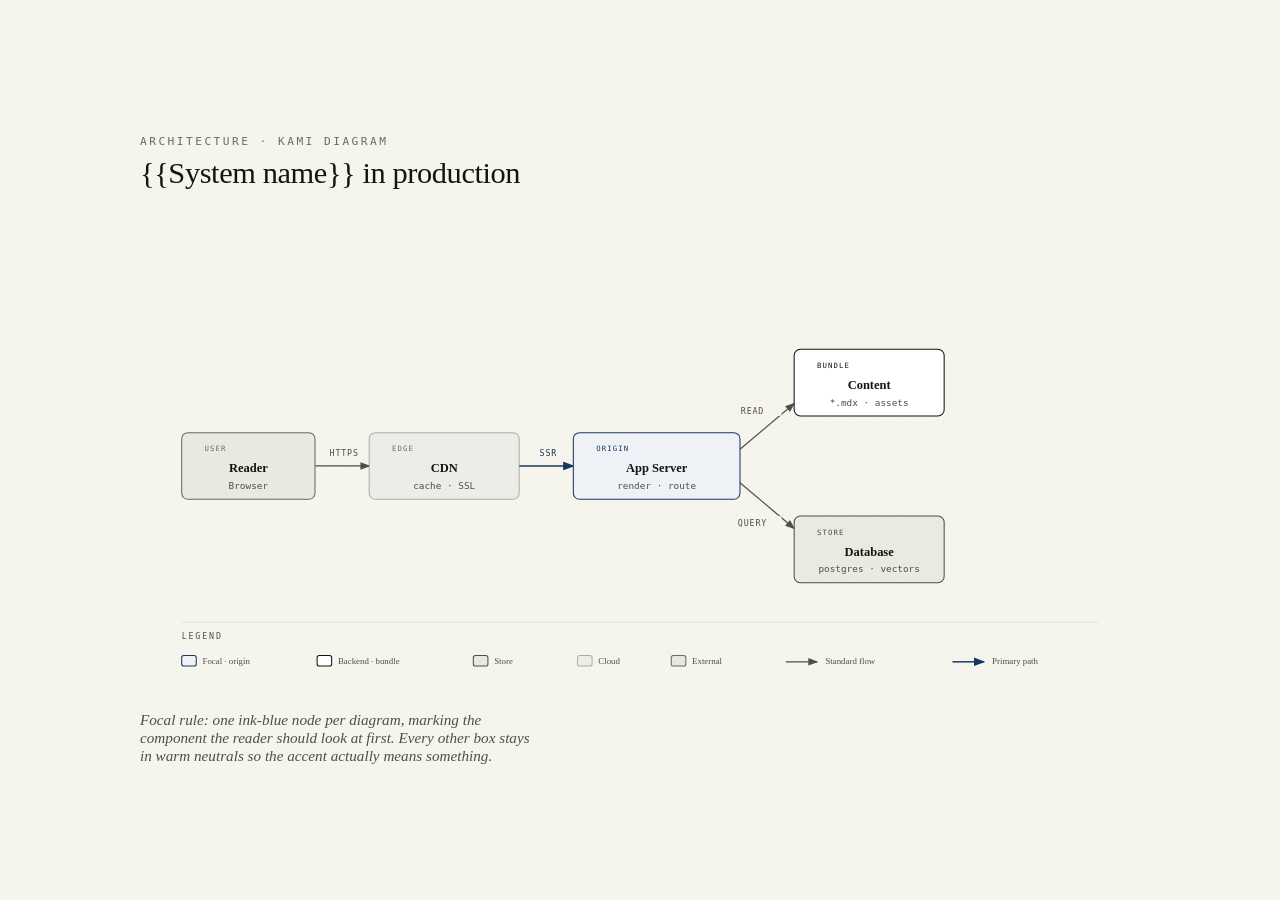
<file: pdf/assets/diagrams/architecture.html>
<!DOCTYPE html>
<!-- ==================================================================
     DIAGRAM · Architecture (kami palette)
     Components + connections in a system. One focal node, everything else
     in warm neutrals. Drop the <svg> block into a long-doc or portfolio
     figure element to embed.
     ================================================================== -->
<html lang="en">
<head>
<meta charset="UTF-8">
<title>Architecture · kami diagram</title>
<style>
  *, *::before, *::after { box-sizing: border-box; margin: 0; padding: 0; }

  :root {
    --parchment:  #f5f4ed;
    --ivory:      #faf9f5;
    --near-black: #141413;
    --olive:      #504e49;
    --stone:      #6b6a64;
    --brand:      #1B365D;
    --brand-tint: #EEF2F7;
    --border:     #e8e6dc;

    --serif: Charter, Georgia, Palatino, serif;
    --sans: var(--serif);
    --mono:  "JetBrains Mono", "SF Mono", Consolas, "TsangerJinKai02", "Source Han Serif SC", "Noto Serif CJK SC", "Songti SC", monospace;
  }

  body {
    font-family: var(--sans);
    background: var(--parchment);
    color: var(--near-black);
    min-height: 100vh;
    display: flex;
    align-items: center;
    justify-content: center;
    padding: 3rem 2rem;
  }

  .frame { max-width: 1000px; width: 100%; }

  .eyebrow {
    font-family: var(--mono);
    font-size: 0.7rem;
    letter-spacing: 0.22em;
    text-transform: uppercase;
    color: var(--stone);
    margin-bottom: 0.5rem;
  }

  h1 {
    font-family: var(--serif);
    font-size: 1.9rem;
    font-weight: 500;
    letter-spacing: -0.3pt;
    line-height: 1.15;
    margin-bottom: 1.6rem;
  }

  svg { width: 100%; min-width: 860px; display: block; }

  .caption {
    font-family: var(--serif);
    font-style: italic;
    font-size: 0.95rem;
    color: var(--olive);
    margin-top: 1rem;
    max-width: 52ch;
  }
</style>
</head>
<body>
  <div class="frame">
    <p class="eyebrow">Architecture · kami diagram</p>
    <h1>{{System name}} in production</h1>

    <svg viewBox="0 0 960 460" xmlns="http://www.w3.org/2000/svg">
      <defs>
        <pattern id="dots" width="22" height="22" patternUnits="userSpaceOnUse">
          <circle cx="1" cy="1" r="0.9" fill="rgba(20,20,19,0.08)"/>
        </pattern>
        <marker id="arrow" markerWidth="8" markerHeight="6" refX="7" refY="3" orient="auto">
          <polygon points="0 0, 8 3, 0 6" fill="#504e49"/>
        </marker>
        <marker id="arrow-brand" markerWidth="8" markerHeight="6" refX="7" refY="3" orient="auto">
          <polygon points="0 0, 8 3, 0 6" fill="#1B365D"/>
        </marker>
      </defs>

      <rect width="100%" height="100%" fill="#f5f4ed"/>
      <rect width="100%" height="100%" fill="url(#dots)" opacity="0.55"/>

      <!-- Arrows (behind nodes) -->
      <line x1="168" y1="240" x2="220" y2="240" stroke="#504e49" stroke-width="1.2" marker-end="url(#arrow)"/>
      <line x1="364" y1="240" x2="416" y2="240" stroke="#1B365D" stroke-width="1.4" marker-end="url(#arrow-brand)"/>
      <line x1="576" y1="224" x2="628" y2="180" stroke="#504e49" stroke-width="1.2" marker-end="url(#arrow)"/>
      <line x1="576" y1="256" x2="628" y2="300" stroke="#504e49" stroke-width="1.2" marker-end="url(#arrow)"/>

      <!-- Arrow labels (masked rect prevents line bleed-through) -->
      <rect x="172" y="220" width="48" height="12" rx="2" fill="#f5f4ed"/>
      <text x="196" y="230" fill="#504e49" font-size="8" font-family="'JetBrains Mono', monospace" text-anchor="middle" letter-spacing="0.1em">HTTPS</text>

      <rect x="368" y="220" width="48" height="12" rx="2" fill="#f5f4ed"/>
      <text x="392" y="230" fill="#1B365D" font-size="8" font-family="'JetBrains Mono', monospace" text-anchor="middle" letter-spacing="0.1em">SSR</text>

      <rect x="560" y="180" width="56" height="12" rx="2" fill="#f5f4ed"/>
      <text x="588" y="190" fill="#504e49" font-size="8" font-family="'JetBrains Mono', monospace" text-anchor="middle" letter-spacing="0.1em">READ</text>

      <rect x="560" y="288" width="56" height="12" rx="2" fill="#f5f4ed"/>
      <text x="588" y="298" fill="#504e49" font-size="8" font-family="'JetBrains Mono', monospace" text-anchor="middle" letter-spacing="0.1em">QUERY</text>

      <!-- Node 1: Reader (external) -->
      <rect x="40" y="208" width="128" height="64" rx="6" fill="#f5f4ed"/>
      <rect x="40" y="208" width="128" height="64" rx="6" fill="rgba(94,93,89,0.08)" stroke="#6b6a64" stroke-width="1"/>
      <text x="62" y="226" fill="#6b6a64" font-size="7" font-family="'JetBrains Mono', monospace" letter-spacing="0.15em">USER</text>
      <text x="104" y="246" fill="#141413" font-size="12" font-weight="600" font-family="inherit" text-anchor="middle">Reader</text>
      <text x="104" y="262" fill="#504e49" font-size="9" font-family="'JetBrains Mono', monospace" text-anchor="middle">Browser</text>

      <!-- Node 2: Edge / CDN (cloud) -->
      <rect x="220" y="208" width="144" height="64" rx="6" fill="#f5f4ed"/>
      <rect x="220" y="208" width="144" height="64" rx="6" fill="rgba(20,20,19,0.03)" stroke="rgba(20,20,19,0.30)" stroke-width="1"/>
      <text x="242" y="226" fill="#6b6a64" font-size="7" font-family="'JetBrains Mono', monospace" letter-spacing="0.15em">EDGE</text>
      <text x="292" y="246" fill="#141413" font-size="12" font-weight="600" font-family="inherit" text-anchor="middle">CDN</text>
      <text x="292" y="262" fill="#504e49" font-size="9" font-family="'JetBrains Mono', monospace" text-anchor="middle">cache · SSL</text>

      <!-- Node 3: Origin (FOCAL - brand accent) -->
      <rect x="416" y="208" width="160" height="64" rx="6" fill="#f5f4ed"/>
      <rect x="416" y="208" width="160" height="64" rx="6" fill="#EEF2F7" stroke="#1B365D" stroke-width="1"/>
      <text x="438" y="226" fill="#1B365D" font-size="7" font-family="'JetBrains Mono', monospace" letter-spacing="0.15em">ORIGIN</text>
      <text x="496" y="246" fill="#141413" font-size="12" font-weight="600" font-family="inherit" text-anchor="middle">App Server</text>
      <text x="496" y="262" fill="#504e49" font-size="9" font-family="'JetBrains Mono', monospace" text-anchor="middle">render · route</text>

      <!-- Node 4: Store (content) -->
      <rect x="628" y="128" width="144" height="64" rx="6" fill="#f5f4ed"/>
      <rect x="628" y="128" width="144" height="64" rx="6" fill="#ffffff" stroke="#141413" stroke-width="1"/>
      <text x="650" y="146" fill="#141413" font-size="7" font-family="'JetBrains Mono', monospace" letter-spacing="0.15em">BUNDLE</text>
      <text x="700" y="166" fill="#141413" font-size="12" font-weight="600" font-family="inherit" text-anchor="middle">Content</text>
      <text x="700" y="182" fill="#504e49" font-size="9" font-family="'JetBrains Mono', monospace" text-anchor="middle">*.mdx · assets</text>

      <!-- Node 5: Database (store) -->
      <rect x="628" y="288" width="144" height="64" rx="6" fill="#f5f4ed"/>
      <rect x="628" y="288" width="144" height="64" rx="6" fill="rgba(20,20,19,0.05)" stroke="#504e49" stroke-width="1"/>
      <text x="650" y="306" fill="#504e49" font-size="7" font-family="'JetBrains Mono', monospace" letter-spacing="0.15em">STORE</text>
      <text x="700" y="326" fill="#141413" font-size="12" font-weight="600" font-family="inherit" text-anchor="middle">Database</text>
      <text x="700" y="342" fill="#504e49" font-size="9" font-family="'JetBrains Mono', monospace" text-anchor="middle">postgres · vectors</text>

      <!-- Legend strip -->
      <line x1="40" y1="390" x2="920" y2="390" stroke="rgba(20,20,19,0.10)" stroke-width="0.8"/>
      <text x="40" y="406" fill="#504e49" font-size="8" font-family="'JetBrains Mono', monospace" letter-spacing="0.22em">LEGEND</text>

      <rect x="40" y="422" width="14" height="10" rx="2" fill="#EEF2F7" stroke="#1B365D" stroke-width="1"/>
      <text x="60" y="430" fill="#504e49" font-size="8.5" font-family="inherit">Focal · origin</text>

      <rect x="170" y="422" width="14" height="10" rx="2" fill="#ffffff" stroke="#141413" stroke-width="1"/>
      <text x="190" y="430" fill="#504e49" font-size="8.5" font-family="inherit">Backend · bundle</text>

      <rect x="320" y="422" width="14" height="10" rx="2" fill="rgba(20,20,19,0.05)" stroke="#504e49" stroke-width="1"/>
      <text x="340" y="430" fill="#504e49" font-size="8.5" font-family="inherit">Store</text>

      <rect x="420" y="422" width="14" height="10" rx="2" fill="rgba(20,20,19,0.03)" stroke="rgba(20,20,19,0.30)" stroke-width="1"/>
      <text x="440" y="430" fill="#504e49" font-size="8.5" font-family="inherit">Cloud</text>

      <rect x="510" y="422" width="14" height="10" rx="2" fill="rgba(94,93,89,0.08)" stroke="#6b6a64" stroke-width="1"/>
      <text x="530" y="430" fill="#504e49" font-size="8.5" font-family="inherit">External</text>

      <line x1="620" y1="428" x2="650" y2="428" stroke="#504e49" stroke-width="1.2" marker-end="url(#arrow)"/>
      <text x="658" y="430" fill="#504e49" font-size="8.5" font-family="inherit">Standard flow</text>

      <line x1="780" y1="428" x2="810" y2="428" stroke="#1B365D" stroke-width="1.4" marker-end="url(#arrow-brand)"/>
      <text x="818" y="430" fill="#504e49" font-size="8.5" font-family="inherit">Primary path</text>
    </svg>

    <p class="caption">Focal rule: one ink-blue node per diagram, marking the component the reader should look at first. Every other box stays in warm neutrals so the accent actually means something.</p>
  </div>
</body>
</html>
</file>
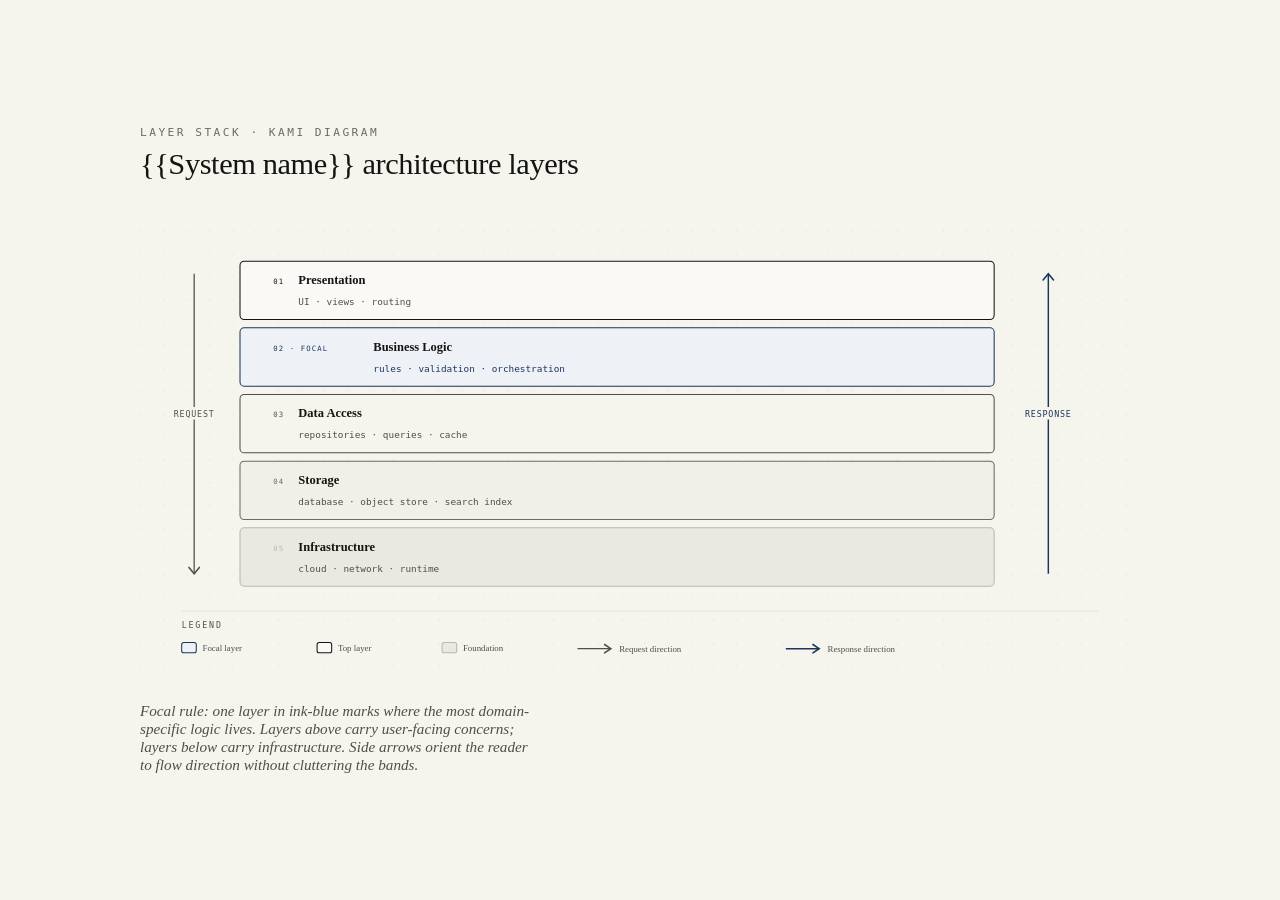
<file: pdf/assets/diagrams/layer-stack.html>
<!DOCTYPE html>
<!-- ==================================================================
     DIAGRAM · Layer Stack (kami palette)
     Horizontal bands stacked vertically, showing system layers.
     One focal layer in ink-blue; request/response flow on the sides.
     ================================================================== -->
<html lang="en">
<head>
<meta charset="UTF-8">
<title>Layer Stack · kami diagram</title>
<style>
  *, *::before, *::after { box-sizing: border-box; margin: 0; padding: 0; }

  :root {
    --parchment:  #f5f4ed;
    --ivory:      #faf9f5;
    --near-black: #141413;
    --olive:      #504e49;
    --stone:      #6b6a64;
    --brand:      #1B365D;
    --brand-tint: #EEF2F7;
    --border:     #e8e6dc;

    --serif: Charter, Georgia, Palatino, serif;
    --sans: var(--serif);
    --mono:  "JetBrains Mono", "SF Mono", Consolas, monospace;
  }

  body {
    font-family: var(--sans);
    background: var(--parchment);
    color: var(--near-black);
    min-height: 100vh;
    display: flex;
    align-items: center;
    justify-content: center;
    padding: 3rem 2rem;
  }

  .frame { max-width: 1000px; width: 100%; }

  .eyebrow {
    font-family: var(--mono);
    font-size: 0.7rem;
    letter-spacing: 0.22em;
    text-transform: uppercase;
    color: var(--stone);
    margin-bottom: 0.5rem;
  }

  h1 {
    font-family: var(--serif);
    font-size: 1.9rem;
    font-weight: 500;
    letter-spacing: -0.3pt;
    line-height: 1.15;
    margin-bottom: 1.6rem;
  }

  svg { width: 100%; min-width: 860px; display: block; }

  .caption {
    font-family: var(--serif);
    font-style: italic;
    font-size: 0.95rem;
    color: var(--olive);
    margin-top: 1rem;
    max-width: 52ch;
  }
</style>
</head>
<body>
  <div class="frame">
    <p class="eyebrow">Layer Stack · kami diagram</p>
    <h1>{{System name}} architecture layers</h1>

    <svg viewBox="0 0 960 460" xmlns="http://www.w3.org/2000/svg">
      <defs>
        <pattern id="dots" width="22" height="22" patternUnits="userSpaceOnUse">
          <circle cx="1" cy="1" r="0.9" fill="rgba(20,20,19,0.08)"/>
        </pattern>
      </defs>

      <rect width="100%" height="100%" fill="#f5f4ed"/>
      <rect width="100%" height="100%" fill="url(#dots)" opacity="0.55"/>

      <!-- ── Layer bands (x=96 w=724) ── -->

      <!-- L1: Presentation, y=52, h=56 -->
      <rect x="96" y="52" width="724" height="56" rx="4" fill="#faf9f5" stroke="#141413" stroke-width="1"/>
      <text x="128" y="74" fill="#141413" font-size="7" font-family="'JetBrains Mono', monospace"
            letter-spacing="0.15em">01</text>
      <text x="152" y="74" fill="#141413" font-size="12" font-weight="600"
            font-family="inherit">Presentation</text>
      <text x="152" y="94" fill="#504e49" font-size="9" font-family="'JetBrains Mono', monospace">
            UI · views · routing</text>

      <!-- L2: Business Logic, y=116, h=56, FOCAL -->
      <rect x="96" y="116" width="724" height="56" rx="4" fill="#EEF2F7" stroke="#1B365D" stroke-width="1"/>
      <text x="128" y="138" fill="#1B365D" font-size="7" font-family="'JetBrains Mono', monospace"
            letter-spacing="0.15em">02 · FOCAL</text>
      <text x="224" y="138" fill="#141413" font-size="12" font-weight="600"
            font-family="inherit">Business Logic</text>
      <text x="224" y="158" fill="#1B365D" font-size="9" font-family="'JetBrains Mono', monospace">
            rules · validation · orchestration</text>

      <!-- L3: Data Access, y=180, h=56 -->
      <rect x="96" y="180" width="724" height="56" rx="4"
            fill="#f5f4ed" stroke="#504e49" stroke-width="1"/>
      <text x="128" y="202" fill="#504e49" font-size="7" font-family="'JetBrains Mono', monospace"
            letter-spacing="0.15em">03</text>
      <text x="152" y="202" fill="#141413" font-size="12" font-weight="600"
            font-family="inherit">Data Access</text>
      <text x="152" y="222" fill="#504e49" font-size="9" font-family="'JetBrains Mono', monospace">
            repositories · queries · cache</text>

      <!-- L4: Storage, y=244, h=56 -->
      <rect x="96" y="244" width="724" height="56" rx="4"
            fill="#f0efe8" stroke="#6b6a64" stroke-width="1"/>
      <text x="128" y="266" fill="#6b6a64" font-size="7" font-family="'JetBrains Mono', monospace"
            letter-spacing="0.15em">04</text>
      <text x="152" y="266" fill="#141413" font-size="12" font-weight="600"
            font-family="inherit">Storage</text>
      <text x="152" y="286" fill="#504e49" font-size="9" font-family="'JetBrains Mono', monospace">
            database · object store · search index</text>

      <!-- L5: Infrastructure, y=308, h=56 -->
      <rect x="96" y="308" width="724" height="56" rx="4"
            fill="#eae9e1" stroke="#b8b7b0" stroke-width="1"/>
      <text x="128" y="330" fill="#b8b7b0" font-size="7" font-family="'JetBrains Mono', monospace"
            letter-spacing="0.15em">05</text>
      <text x="152" y="330" fill="#141413" font-size="12" font-weight="600"
            font-family="inherit">Infrastructure</text>
      <text x="152" y="350" fill="#504e49" font-size="9" font-family="'JetBrains Mono', monospace">
            cloud · network · runtime</text>

      <!-- ── Left: REQUEST down-arrow ── -->
      <line x1="52" y1="64" x2="52" y2="352" stroke="#504e49" stroke-width="1.2"/>
      <path d="M 47,346 L 52,352 L 57,346"
            fill="none" stroke="#504e49" stroke-width="1.5" stroke-linecap="round"/>
      <rect x="28" y="192" width="48" height="12" rx="2" fill="#f5f4ed"/>
      <text x="52" y="202" fill="#504e49" font-size="8" font-family="'JetBrains Mono', monospace"
            text-anchor="middle" letter-spacing="0.1em">REQUEST</text>

      <!-- ── Right: RESPONSE up-arrow ── -->
      <line x1="872" y1="352" x2="872" y2="64" stroke="#1B365D" stroke-width="1.4"/>
      <path d="M 867,70 L 872,64 L 877,70"
            fill="none" stroke="#1B365D" stroke-width="1.5" stroke-linecap="round"/>
      <rect x="848" y="192" width="52" height="12" rx="2" fill="#f5f4ed"/>
      <text x="872" y="202" fill="#1B365D" font-size="8" font-family="'JetBrains Mono', monospace"
            text-anchor="middle" letter-spacing="0.1em">RESPONSE</text>

      <!-- ── Legend ── -->
      <line x1="40" y1="388" x2="920" y2="388" stroke="rgba(20,20,19,0.10)" stroke-width="0.8"/>
      <text x="40" y="404" fill="#504e49" font-size="8" font-family="'JetBrains Mono', monospace"
            letter-spacing="0.22em">LEGEND</text>

      <rect x="40" y="418" width="14" height="10" rx="2" fill="#EEF2F7" stroke="#1B365D" stroke-width="1"/>
      <text x="60" y="426" fill="#504e49" font-size="8.5" font-family="inherit">Focal layer</text>

      <rect x="170" y="418" width="14" height="10" rx="2" fill="#faf9f5" stroke="#141413" stroke-width="1"/>
      <text x="190" y="426" fill="#504e49" font-size="8.5" font-family="inherit">Top layer</text>

      <rect x="290" y="418" width="14" height="10" rx="2" fill="#eae9e1" stroke="#b8b7b0" stroke-width="1"/>
      <text x="310" y="426" fill="#504e49" font-size="8.5" font-family="inherit">Foundation</text>

      <line x1="420" y1="424" x2="452" y2="424" stroke="#504e49" stroke-width="1.2"/>
      <path d="M 446,420 L 452,424 L 446,428"
            fill="none" stroke="#504e49" stroke-width="1.5" stroke-linecap="round"/>
      <text x="460" y="427" fill="#504e49" font-size="8.5" font-family="inherit">Request direction</text>

      <line x1="620" y1="424" x2="652" y2="424" stroke="#1B365D" stroke-width="1.4"/>
      <path d="M 646,420 L 652,424 L 646,428"
            fill="none" stroke="#1B365D" stroke-width="1.5" stroke-linecap="round"/>
      <text x="660" y="427" fill="#504e49" font-size="8.5" font-family="inherit">Response direction</text>
    </svg>

    <p class="caption">Focal rule: one layer in ink-blue marks where the most domain-specific logic lives. Layers above carry user-facing concerns; layers below carry infrastructure. Side arrows orient the reader to flow direction without cluttering the bands.</p>
  </div>
</body>
</html>
</file>
